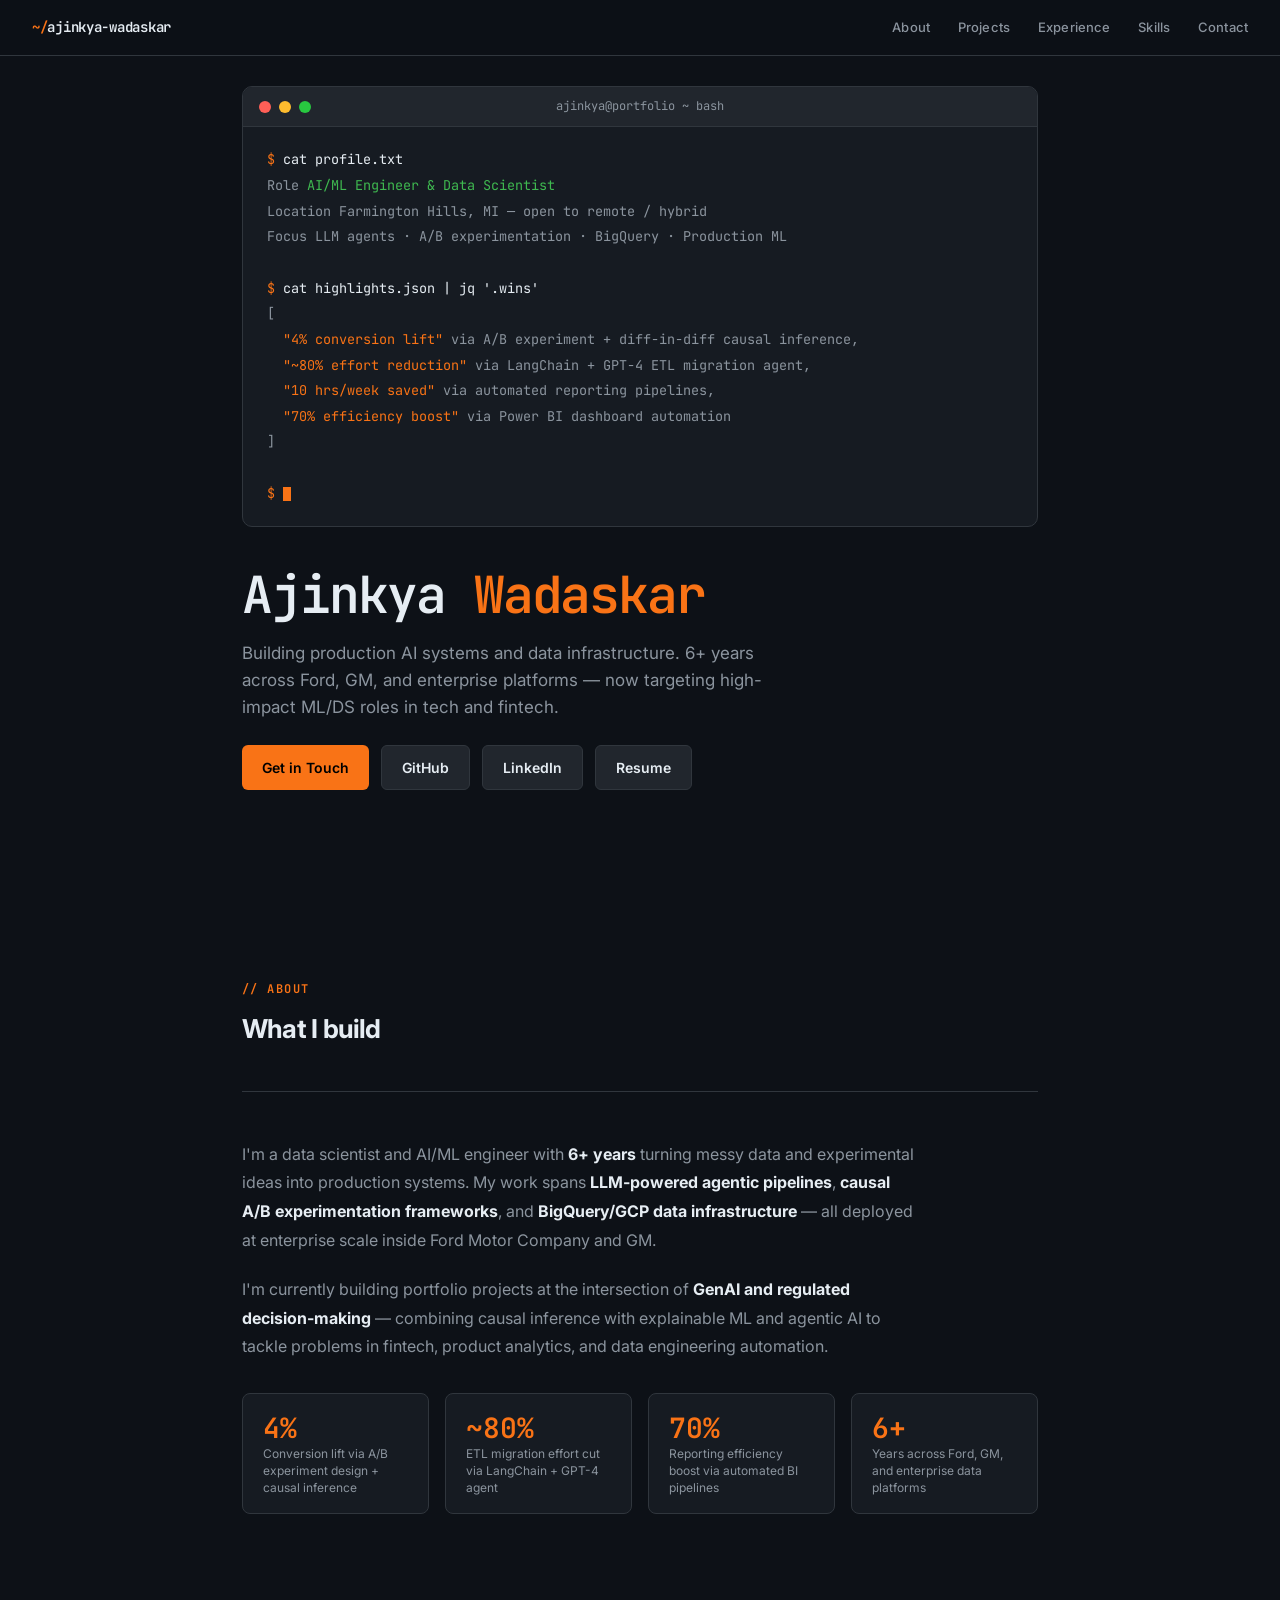
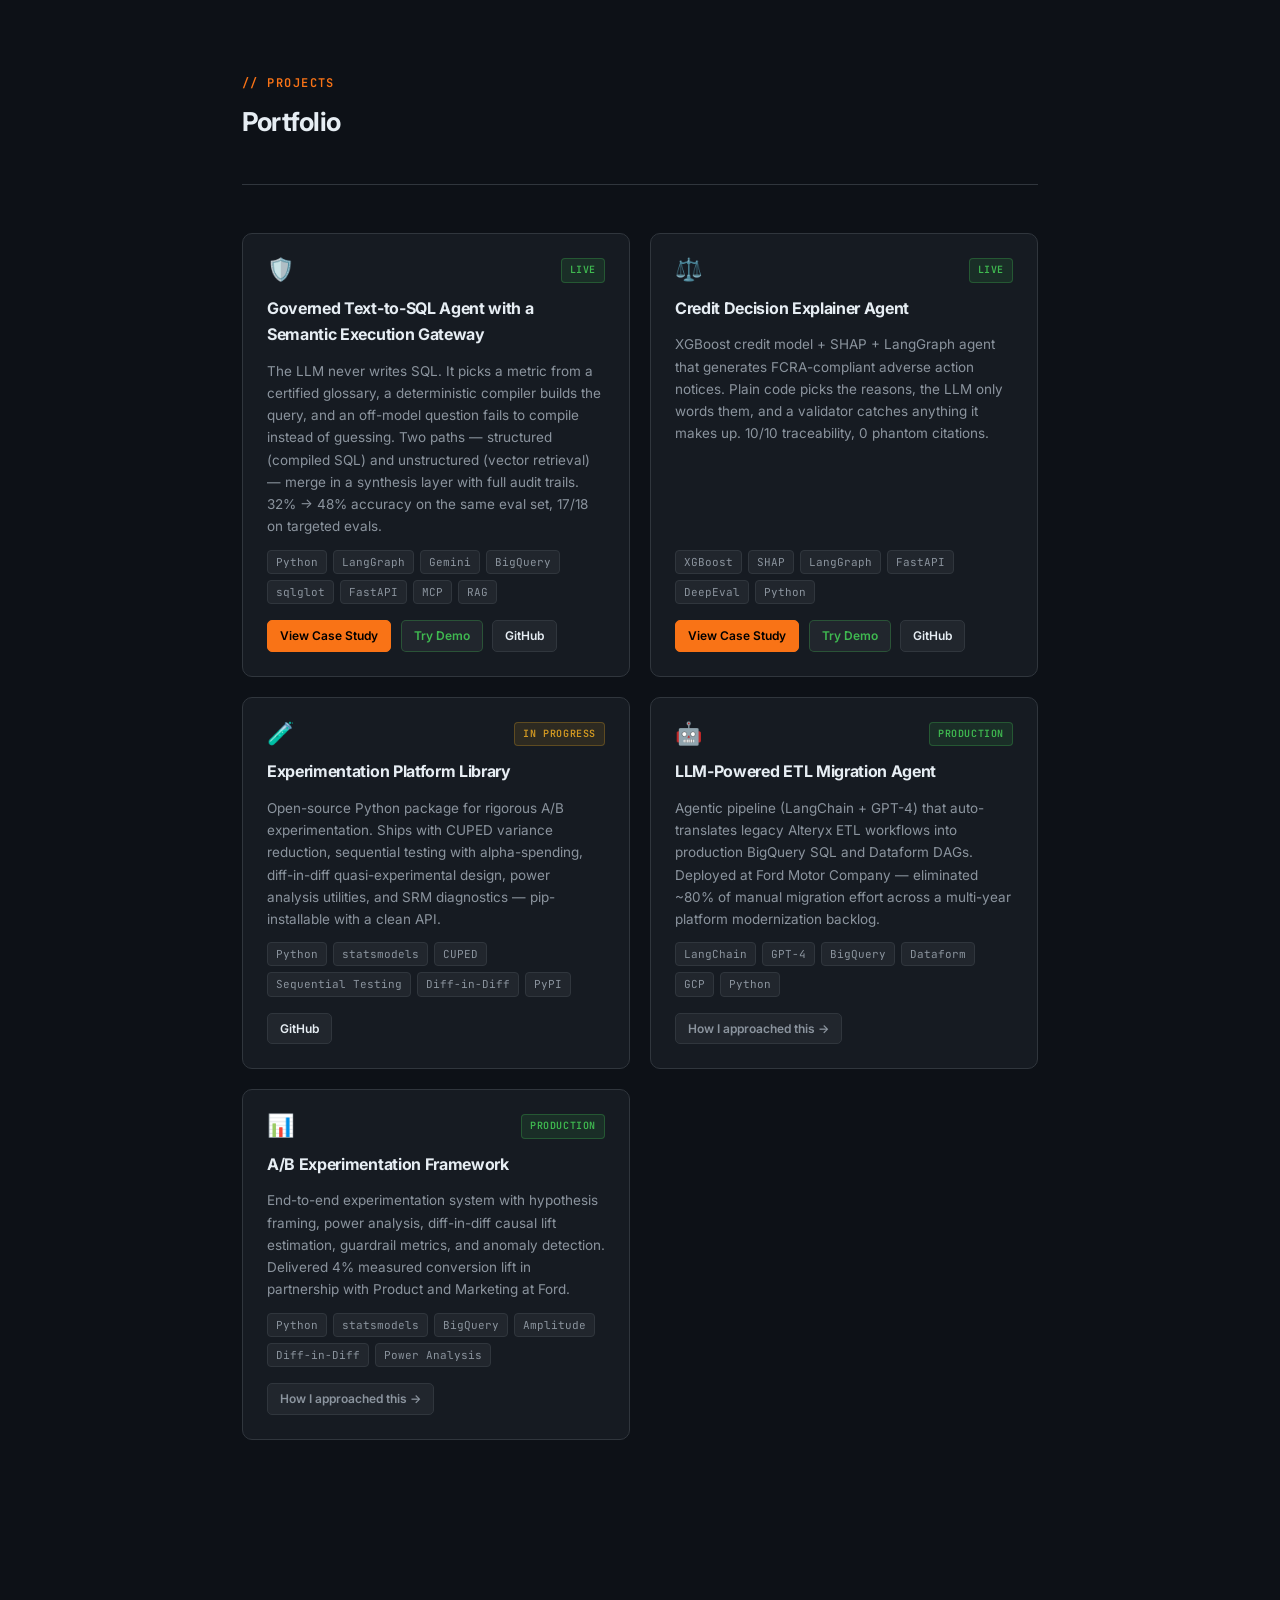
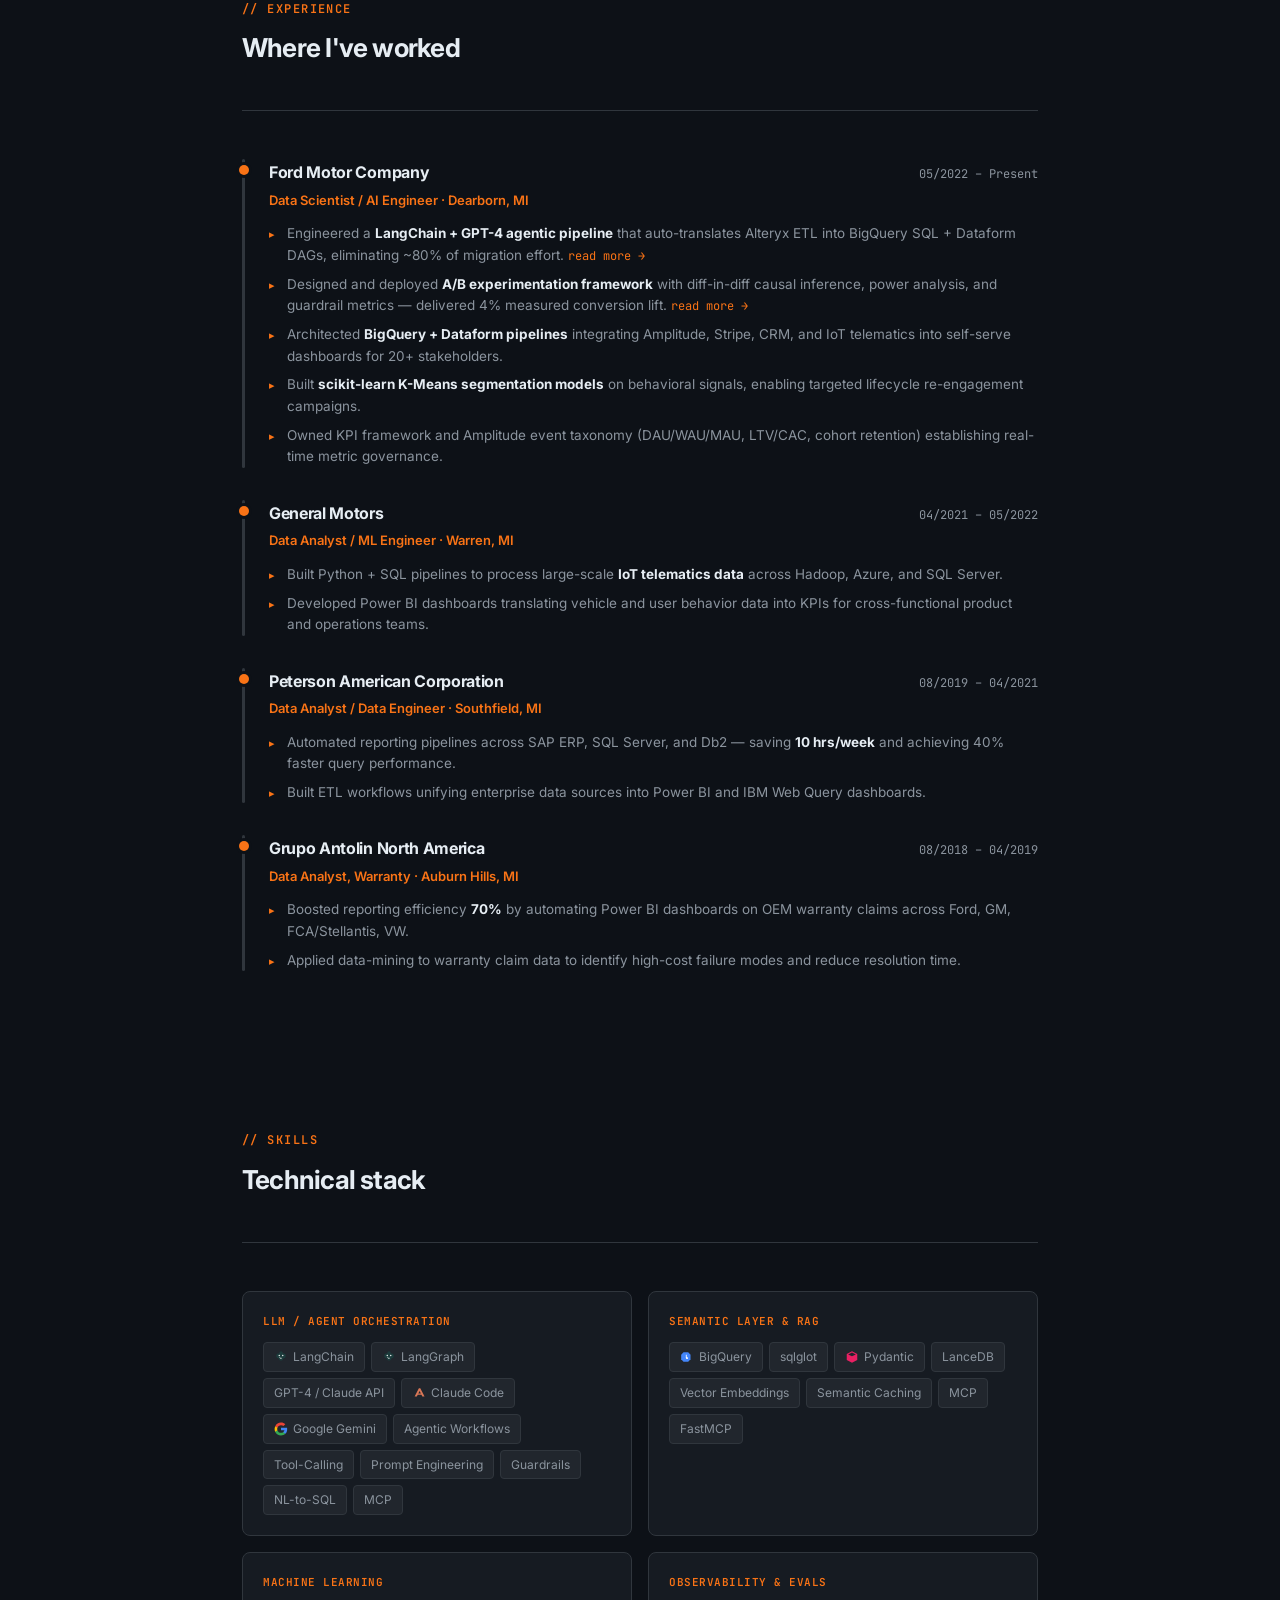
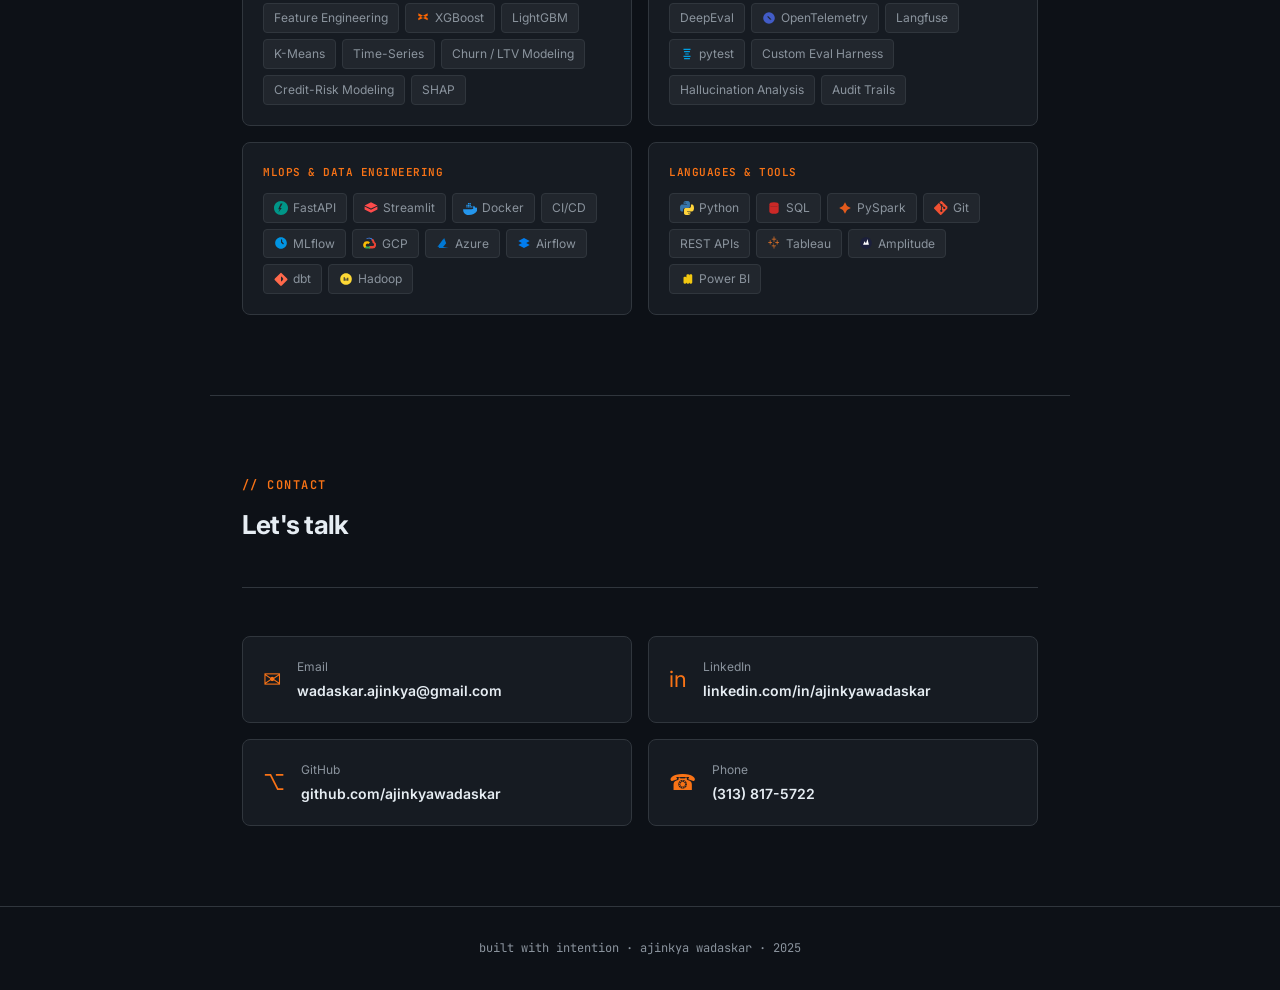
<file: index.html>
<!DOCTYPE html>
<html lang="en">
<head>
  <meta charset="UTF-8">
  <meta name="viewport" content="width=device-width, initial-scale=1.0">
  <title>Ajinkya Wadaskar — AI/ML Engineer & Data Scientist</title>
  <link rel="preconnect" href="https://fonts.googleapis.com">
  <link href="https://fonts.googleapis.com/css2?family=Inter:wght@300;400;500;600;700&family=JetBrains+Mono:wght@400;500;600&display=swap" rel="stylesheet">
  <link rel="stylesheet" href="/styles.css">

  <!-- Open Graph -->
  <meta property="og:title" content="Ajinkya Wadaskar — AI/ML Engineer & Data Scientist">
  <meta property="og:description" content="Production LLM agents, A/B experimentation, and ML systems. Guardrailed NL→SQL agent, credit decision explainer, experimentation framework.">
  <meta property="og:image" content="https://ajinkyawadaskar.github.io/og-preview.png">
  <meta property="og:url" content="https://ajinkyawadaskar.github.io/">
  <meta property="og:type" content="website">
  <meta name="twitter:card" content="summary_large_image">
</head>
<body>

<!-- NAV -->
<nav>
  <div class="nav-brand"><span>~/</span>ajinkya-wadaskar</div>
  <ul class="nav-links">
    <li><a href="#about">About</a></li>
    <li><a href="#projects">Projects</a></li>
    <li><a href="#experience">Experience</a></li>
    <li><a href="#skills">Skills</a></li>
    <li><a href="#contact">Contact</a></li>
  </ul>
</nav>

<!-- HERO -->
<section id="hero">
  <div class="hero-inner">
    <div class="terminal">
      <div class="terminal-bar">
        <div class="dot dot-r"></div>
        <div class="dot dot-y"></div>
        <div class="dot dot-g"></div>
        <div class="terminal-title">ajinkya@portfolio ~ bash</div>
      </div>
      <div class="terminal-body">
        <span class="t-line"><span class="t-prompt">$ </span><span class="t-cmd">cat profile.txt</span></span>
        <span class="t-line t-out">Role       <em>AI/ML Engineer & Data Scientist</em></span>
        <span class="t-line t-out">Location   Farmington Hills, MI — open to remote / hybrid</span>
        <span class="t-line t-out">Focus      LLM agents · A/B experimentation · BigQuery · Production ML</span>
        <span class="t-line">&nbsp;</span>
        <span class="t-line"><span class="t-prompt">$ </span><span class="t-cmd">cat highlights.json | jq '.wins'</span></span>
        <span class="t-line t-out">[</span>
        <span class="t-line t-out">&nbsp;&nbsp;<span class="hi">"4% conversion lift"</span>   via A/B experiment + diff-in-diff causal inference,</span>
        <span class="t-line t-out">&nbsp;&nbsp;<span class="hi">"~80% effort reduction"</span> via LangChain + GPT-4 ETL migration agent,</span>
        <span class="t-line t-out">&nbsp;&nbsp;<span class="hi">"10 hrs/week saved"</span>    via automated reporting pipelines,</span>
        <span class="t-line t-out">&nbsp;&nbsp;<span class="hi">"70% efficiency boost"</span> via Power BI dashboard automation</span>
        <span class="t-line t-out">]</span>
        <span class="t-line">&nbsp;</span>
        <span class="t-line"><span class="t-prompt">$ </span><span class="cursor"></span></span>
      </div>
    </div>

    <div class="hero-sub">
      <h1 class="hero-name">Ajinkya <span>Wadaskar</span></h1>
      <p class="hero-tagline">
        Building production AI systems and data infrastructure. 6+ years across Ford, GM, and enterprise platforms — now targeting high-impact ML/DS roles in tech and fintech.
      </p>
      <div class="hero-ctas">
        <a href="mailto:wadaskar.ajinkya@gmail.com" class="btn btn-primary">Get in Touch</a>
        <a href="https://github.com/ajinkyawadaskar" target="_blank" rel="noopener" class="btn btn-secondary">GitHub</a>
        <a href="https://linkedin.com/in/ajinkyawadaskar" target="_blank" rel="noopener" class="btn btn-secondary">LinkedIn</a>
        <a href="Ajinkya_Wadaskar_Resume.pdf" class="btn btn-secondary">Resume</a>
      </div>
    </div>
  </div>
</section>

<!-- ABOUT -->
<section id="about">
  <div class="section-label">// about</div>
  <h2 class="section-title">What I build</h2>
  <hr class="divider">

  <p>
    I'm a data scientist and AI/ML engineer with <strong>6+ years</strong> turning messy data and experimental ideas into production systems. My work spans <strong>LLM-powered agentic pipelines</strong>, <strong>causal A/B experimentation frameworks</strong>, and <strong>BigQuery/GCP data infrastructure</strong> — all deployed at enterprise scale inside Ford Motor Company and GM.
  </p>
  <p>
    I'm currently building portfolio projects at the intersection of <strong>GenAI and regulated decision-making</strong> — combining causal inference with explainable ML and agentic AI to tackle problems in fintech, product analytics, and data engineering automation.
  </p>

  <div class="metrics-row">
    <div class="metric-card">
      <div class="metric-num">4%</div>
      <div class="metric-desc">Conversion lift via A/B experiment design + causal inference</div>
    </div>
    <div class="metric-card">
      <div class="metric-num">~80%</div>
      <div class="metric-desc">ETL migration effort cut via LangChain + GPT-4 agent</div>
    </div>
    <div class="metric-card">
      <div class="metric-num">70%</div>
      <div class="metric-desc">Reporting efficiency boost via automated BI pipelines</div>
    </div>
    <div class="metric-card">
      <div class="metric-num">6+</div>
      <div class="metric-desc">Years across Ford, GM, and enterprise data platforms</div>
    </div>
  </div>
</section>

<!-- PROJECTS -->
<section id="projects">
  <div class="section-label">// projects</div>
  <h2 class="section-title">Portfolio</h2>
  <hr class="divider">

  <div class="projects-grid">

    <!-- FLAGSHIP 1: Guardrailed Natural Language to SQL Agent -->
    <div class="project-card">
      <div class="project-top">
        <div class="project-icon">🛡️</div>
        <span class="badge badge-live">LIVE</span>
      </div>
      <div class="project-name">Governed Text-to-SQL Agent with a Semantic Execution Gateway</div>
      <div class="project-desc">
        The LLM never writes SQL. It picks a metric from a certified glossary, a deterministic compiler builds the query, and an off-model question fails to compile instead of guessing. Two paths — structured (compiled SQL) and unstructured (vector retrieval) — merge in a synthesis layer with full audit trails. 32% → 48% accuracy on the same eval set, 17/18 on targeted evals.
      </div>
      <div class="tech-chips">
        <span class="chip">Python</span>
        <span class="chip">LangGraph</span>
        <span class="chip">Gemini</span>
        <span class="chip">BigQuery</span>
        <span class="chip">sqlglot</span>
        <span class="chip">FastAPI</span>
        <span class="chip">MCP</span>
        <span class="chip">RAG</span>
      </div>
      <div class="project-links">
        <a href="/projects/data-analyst-agent.html" class="link-btn primary">View Case Study</a>
        <a href="https://streamlit-ui-production-bdba.up.railway.app" target="_blank" rel="noopener" class="link-btn demo">Try Demo</a>
        <a href="https://github.com/ajinkyawadaskar/data-analyst-agent" target="_blank" rel="noopener" class="link-btn gh">GitHub</a>
      </div>
    </div>

    <!-- FLAGSHIP 2: Credit Decision Explainer -->
    <div class="project-card">
      <div class="project-top">
        <div class="project-icon">⚖️</div>
        <span class="badge badge-live">LIVE</span>
      </div>
      <div class="project-name">Credit Decision Explainer Agent</div>
      <div class="project-desc">
        XGBoost credit model + SHAP + LangGraph agent that generates FCRA-compliant adverse action notices. Plain code picks the reasons, the LLM only words them, and a validator catches anything it makes up. 10/10 traceability, 0 phantom citations.
      </div>
      <div class="tech-chips">
        <span class="chip">XGBoost</span>
        <span class="chip">SHAP</span>
        <span class="chip">LangGraph</span>
        <span class="chip">FastAPI</span>
        <span class="chip">DeepEval</span>
        <span class="chip">Python</span>
      </div>
      <div class="project-links">
        <a href="/projects/credit-decision-explainer.html" class="link-btn primary">View Case Study</a>
        <a href="[STREAMLIT_URL_CREDIT]" target="_blank" rel="noopener" class="link-btn demo">Try Demo</a>
        <a href="https://github.com/ajinkyawadaskar/credit-decision-explainer" target="_blank" rel="noopener" class="link-btn gh">GitHub</a>
      </div>
    </div>

    <!-- Experimentation Platform -->
    <div class="project-card">
      <div class="project-top">
        <div class="project-icon">🧪</div>
        <span class="badge badge-wip">IN PROGRESS</span>
      </div>
      <div class="project-name">Experimentation Platform Library</div>
      <div class="project-desc">
        Open-source Python package for rigorous A/B experimentation. Ships with CUPED variance reduction, sequential testing with alpha-spending, diff-in-diff quasi-experimental design, power analysis utilities, and SRM diagnostics — pip-installable with a clean API.
      </div>
      <div class="tech-chips">
        <span class="chip">Python</span>
        <span class="chip">statsmodels</span>
        <span class="chip">CUPED</span>
        <span class="chip">Sequential Testing</span>
        <span class="chip">Diff-in-Diff</span>
        <span class="chip">PyPI</span>
      </div>
      <div class="project-links">
        <a href="https://github.com/ajinkyawadaskar/experimentation-platform" target="_blank" rel="noopener" class="link-btn gh">GitHub</a>
      </div>
    </div>

    <!-- ETL Migration Agent -->
    <div class="project-card">
      <div class="project-top">
        <div class="project-icon">🤖</div>
        <span class="badge badge-prod">PRODUCTION</span>
      </div>
      <div class="project-name">LLM-Powered ETL Migration Agent</div>
      <div class="project-desc">
        Agentic pipeline (LangChain + GPT-4) that auto-translates legacy Alteryx ETL workflows into production BigQuery SQL and Dataform DAGs. Deployed at Ford Motor Company — eliminated ~80% of manual migration effort across a multi-year platform modernization backlog.
      </div>
      <div class="tech-chips">
        <span class="chip">LangChain</span>
        <span class="chip">GPT-4</span>
        <span class="chip">BigQuery</span>
        <span class="chip">Dataform</span>
        <span class="chip">GCP</span>
        <span class="chip">Python</span>
      </div>
      <div class="project-links">
        <a href="/experience/etl-migration-agent.html" class="link-btn">How I approached this →</a>
      </div>
    </div>

    <!-- A/B Framework -->
    <div class="project-card">
      <div class="project-top">
        <div class="project-icon">📊</div>
        <span class="badge badge-prod">PRODUCTION</span>
      </div>
      <div class="project-name">A/B Experimentation Framework</div>
      <div class="project-desc">
        End-to-end experimentation system with hypothesis framing, power analysis, diff-in-diff causal lift estimation, guardrail metrics, and anomaly detection. Delivered 4% measured conversion lift in partnership with Product and Marketing at Ford.
      </div>
      <div class="tech-chips">
        <span class="chip">Python</span>
        <span class="chip">statsmodels</span>
        <span class="chip">BigQuery</span>
        <span class="chip">Amplitude</span>
        <span class="chip">Diff-in-Diff</span>
        <span class="chip">Power Analysis</span>
      </div>
      <div class="project-links">
        <a href="/experience/ab-experimentation.html" class="link-btn">How I approached this →</a>
      </div>
    </div>

  </div>
</section>

<!-- EXPERIENCE -->
<section id="experience">
  <div class="section-label">// experience</div>
  <h2 class="section-title">Where I've worked</h2>
  <hr class="divider">

  <div class="exp-list">

    <div class="exp-item">
      <div class="exp-line"></div>
      <div class="exp-content">
        <div class="exp-header">
          <span class="exp-company">Ford Motor Company</span>
          <span class="exp-period">05/2022 – Present</span>
        </div>
        <div class="exp-role">Data Scientist / AI Engineer · Dearborn, MI</div>
        <ul class="exp-bullets">
          <li>Engineered a <strong>LangChain + GPT-4 agentic pipeline</strong> that auto-translates Alteryx ETL into BigQuery SQL + Dataform DAGs, eliminating ~80% of migration effort. <a href="/experience/etl-migration-agent.html" class="read-more">read more →</a></li>
          <li>Designed and deployed <strong>A/B experimentation framework</strong> with diff-in-diff causal inference, power analysis, and guardrail metrics — delivered 4% measured conversion lift. <a href="/experience/ab-experimentation.html" class="read-more">read more →</a></li>
          <li>Architected <strong>BigQuery + Dataform pipelines</strong> integrating Amplitude, Stripe, CRM, and IoT telematics into self-serve dashboards for 20+ stakeholders.</li>
          <li>Built <strong>scikit-learn K-Means segmentation models</strong> on behavioral signals, enabling targeted lifecycle re-engagement campaigns.</li>
          <li>Owned KPI framework and Amplitude event taxonomy (DAU/WAU/MAU, LTV/CAC, cohort retention) establishing real-time metric governance.</li>
        </ul>
      </div>
    </div>

    <div class="exp-item">
      <div class="exp-line"></div>
      <div class="exp-content">
        <div class="exp-header">
          <span class="exp-company">General Motors</span>
          <span class="exp-period">04/2021 – 05/2022</span>
        </div>
        <div class="exp-role">Data Analyst / ML Engineer · Warren, MI</div>
        <ul class="exp-bullets">
          <li>Built Python + SQL pipelines to process large-scale <strong>IoT telematics data</strong> across Hadoop, Azure, and SQL Server.</li>
          <li>Developed Power BI dashboards translating vehicle and user behavior data into KPIs for cross-functional product and operations teams.</li>
        </ul>
      </div>
    </div>

    <div class="exp-item">
      <div class="exp-line"></div>
      <div class="exp-content">
        <div class="exp-header">
          <span class="exp-company">Peterson American Corporation</span>
          <span class="exp-period">08/2019 – 04/2021</span>
        </div>
        <div class="exp-role">Data Analyst / Data Engineer · Southfield, MI</div>
        <ul class="exp-bullets">
          <li>Automated reporting pipelines across SAP ERP, SQL Server, and Db2 — saving <strong>10 hrs/week</strong> and achieving 40% faster query performance.</li>
          <li>Built ETL workflows unifying enterprise data sources into Power BI and IBM Web Query dashboards.</li>
        </ul>
      </div>
    </div>

    <div class="exp-item">
      <div class="exp-line"></div>
      <div class="exp-content">
        <div class="exp-header">
          <span class="exp-company">Grupo Antolin North America</span>
          <span class="exp-period">08/2018 – 04/2019</span>
        </div>
        <div class="exp-role">Data Analyst, Warranty · Auburn Hills, MI</div>
        <ul class="exp-bullets">
          <li>Boosted reporting efficiency <strong>70%</strong> by automating Power BI dashboards on OEM warranty claims across Ford, GM, FCA/Stellantis, VW.</li>
          <li>Applied data-mining to warranty claim data to identify high-cost failure modes and reduce resolution time.</li>
        </ul>
      </div>
    </div>

  </div>
</section>

<!-- SVG SPRITE SHEET -->
<svg xmlns="http://www.w3.org/2000/svg" style="display:none">
  <!-- Python -->
  <symbol id="icon-python" viewBox="0 0 24 24"><path fill="#3776AB" d="M11.9 0C5.8 0 6.2 2.6 6.2 2.6l.007 2.7h5.8v.8H3.8S0 5.6 0 11.9s3.3 6.1 3.3 6.1h2V15.2s-.1-3.3 3.2-3.3h5.5s3.1.05 3.1-3V3.6S17.6 0 11.9 0zM8.6 2.1a1 1 0 110 2 1 1 0 010-2z"/><path fill="#FFD43B" d="M12.1 24c6.1 0 5.7-2.6 5.7-2.6l-.007-2.7h-5.8v-.8h8.2S24 18.4 24 12.1s-3.3-6.1-3.3-6.1h-2v2.8s.1 3.3-3.2 3.3H10s-3.1-.05-3.1 3v5.3S6.4 24 12.1 24zm3.3-2.1a1 1 0 110-2 1 1 0 010 2z"/></symbol>
  <!-- Docker -->
  <symbol id="icon-docker" viewBox="0 0 24 24"><path fill="#2496ED" d="M13.98 11.08h2.12V8.94h-2.12v2.14zm-2.74 0h2.12V8.94H11.24v2.14zm-2.74 0h2.12V8.94H8.5v2.14zm-2.74 0h2.12V8.94H5.76v2.14zm5.48-2.68h2.12V6.26h-2.12V8.4zm-2.74 0h2.12V6.26H8.5V8.4zm-2.74 0h2.12V6.26H5.76V8.4zm5.48-2.68h2.12V3.58h-2.12v2.14zm-2.74 0h2.12V3.58H8.5v2.14zM24 11.74s-1.57-.72-3.27-.38c-.33-2.11-2.25-3.14-2.25-3.14s-2.1 2.72-.84 5.12c-.69.31-1.88.74-3.52.74H.34c-.33 1.95.04 4.57 1.52 6.46C3.55 22.65 6.11 24 9.84 24c7.6 0 13.22-3.5 15.84-9.97.93.05 2.94.07 3.97-1.96 0 0-2.57-1.2-5.65-.33z"/></symbol>
  <!-- Git -->
  <symbol id="icon-git" viewBox="0 0 24 24"><path fill="#F05032" d="M23.55 10.4L13.6.45a1.53 1.53 0 00-2.17 0L9.36 2.53l2.74 2.74a1.82 1.82 0 012.3 2.32l2.64 2.64a1.82 1.82 0 11-1.09 1.03l-2.46-2.46v6.47a1.82 1.82 0 11-1.5-.08V8.55a1.82 1.82 0 01-.99-2.39L8.28 3.44.45 11.27a1.53 1.53 0 000 2.17l9.95 9.95a1.53 1.53 0 002.17 0l9.95-9.95a1.53 1.53 0 00.03-2.04z"/></symbol>
  <!-- GCP / Google Cloud -->
  <symbol id="icon-gcp" viewBox="0 0 24 24"><path fill="#4285F4" d="M15.55 8.87l1.76-1.76.12-.74A8.8 8.8 0 005.07 5.1a1 1 0 01.66-.06l3.52-.58s.18-.3.27-.28a5.28 5.28 0 016.03 4.69z"/><path fill="#EA4335" d="M19.63 9.07a8.84 8.84 0 00-2.67-4.31l-2.47 2.47a5.27 5.27 0 011.94 4.18v.53a2.64 2.64 0 010 5.28h-5.28l-.53.53v3.17l.53.53h5.28a6.16 6.16 0 003.2-11.38z"/><path fill="#34A853" d="M6.87 21.45h5.28v-3.52H6.87a2.63 2.63 0 01-1.1-.24l-.74.23-1.77 1.77-.19.72a6.12 6.12 0 003.8 1.04z"/><path fill="#FBBC05" d="M6.87 9.13A6.16 6.16 0 003.07 20.4l2.7-2.7a2.64 2.64 0 013.46-3.99l2.7-2.7a6.14 6.14 0 00-5.06-1.88z"/></symbol>
  <!-- Azure -->
  <symbol id="icon-azure" viewBox="0 0 24 24"><path fill="#0078D4" d="M13.05 4.24L7.26 18.07l-4.87.83L13.05 4.24zm.95-.73l3.44 8.99-5.31 6.27 9.48 1.73H4.43L14 3.51z"/></symbol>
  <!-- FastAPI -->
  <symbol id="icon-fastapi" viewBox="0 0 24 24"><path fill="#009688" d="M12 0C5.37 0 0 5.37 0 12s5.37 12 12 12 12-5.37 12-12S18.63 0 12 0zm-.53 4.36h3.23l-4.2 7.48h2.83l-5.86 7.8 2.28-5.46H7.17l4.3-9.82z"/></symbol>
  <!-- Airflow -->
  <symbol id="icon-airflow" viewBox="0 0 24 24"><path fill="#017CEE" d="M12 3.28L2.26 8.64 12 14l9.74-5.36L12 3.28zM2.26 15.36L12 20.72l9.74-5.36L12 10l-9.74 5.36z"/></symbol>
  <!-- Streamlit -->
  <symbol id="icon-streamlit" viewBox="0 0 24 24"><path fill="#FF4B4B" d="M12 2L1 7.5 12 13l11-5.5L12 2zm0 13L1 9.5v5L12 20l11-5.5v-5L12 15z"/></symbol>
  <!-- Tableau -->
  <symbol id="icon-tableau" viewBox="0 0 24 24"><path fill="#E97627" d="M12.6 1v3.8h3.2V6H12.6v3.8h-1.2V6H8.2V4.8h3.2V1h1.2zM6 7.4v3h2.6v1H6v3H4.8v-3H2.2v-1h2.6v-3H6zm12 0v3h2.6v1H18v3h-1.2v-3h-2.6v-1h2.6v-3H18zm-6 5.2v3.8h3.2v1.2H12.6v3.8h-1.2v-3.8H8.2v-1.2h3.2v-3.8h1.2z"/></symbol>
  <!-- Power BI -->
  <symbol id="icon-powerbi" viewBox="0 0 24 24"><path fill="#F2C811" d="M14 4a2 2 0 012 2v12a2 2 0 01-2 2h-1a2 2 0 01-2-2V6a2 2 0 012-2h1zm-5 4a2 2 0 012 2v8a2 2 0 01-2 2H8a2 2 0 01-2-2v-8a2 2 0 012-2h1zm10-4a2 2 0 012 2v12a2 2 0 01-2 2h-1a2 2 0 01-2-2V6a2 2 0 012-2h1z"/></symbol>
  <!-- OpenTelemetry -->
  <symbol id="icon-otel" viewBox="0 0 24 24"><path fill="#425CC7" d="M12 2a10 10 0 100 20 10 10 0 000-20zm3.5 14.5l-7-7 1.4-1.4 7 7-1.4 1.4z"/><circle fill="#425CC7" cx="8" cy="8" r="2"/><circle fill="#425CC7" cx="16" cy="16" r="2"/></symbol>
  <!-- LangChain -->
  <symbol id="icon-langchain" viewBox="0 0 24 24"><path fill="#1C3C3C" d="M12 2a3 3 0 00-3 3v1H7a3 3 0 00-3 3v2a3 3 0 003 3h1v1a3 3 0 003 3h2a3 3 0 003-3v-1h1a3 3 0 003-3V9a3 3 0 00-3-3h-2V5a3 3 0 00-3-3z"/><circle fill="#fff" cx="9" cy="9.5" r="1.2"/><circle fill="#fff" cx="15" cy="9.5" r="1.2"/><path fill="none" stroke="#fff" stroke-width="1.5" d="M9.5 13c.8 1 2.2 1.5 3.5 1.2"/></symbol>
  <!-- Google / Gemini -->
  <symbol id="icon-google" viewBox="0 0 24 24"><path fill="#4285F4" d="M22.56 12.25c0-.78-.07-1.53-.2-2.25H12v4.26h5.92a5.06 5.06 0 01-2.2 3.32v2.77h3.57c2.08-1.92 3.28-4.74 3.28-8.1z"/><path fill="#34A853" d="M12 23c2.97 0 5.46-.98 7.28-2.66l-3.57-2.77c-.98.66-2.23 1.06-3.71 1.06-2.86 0-5.29-1.93-6.16-4.53H2.18v2.84C3.99 20.53 7.7 23 12 23z"/><path fill="#FBBC05" d="M5.84 14.09a6.87 6.87 0 010-4.17V7.08H2.18a11.5 11.5 0 000 9.84l3.66-2.84z"/><path fill="#EA4335" d="M12 5.38c1.62 0 3.06.56 4.21 1.64l3.15-3.15C17.45 2.09 14.97 1 12 1 7.7 1 3.99 3.47 2.18 7.08l3.66 2.84c.87-2.6 3.3-4.54 6.16-4.54z"/></symbol>
  <!-- Anthropic / Claude -->
  <symbol id="icon-claude" viewBox="0 0 24 24"><path fill="#D97757" d="M14.2 3.8L21.5 18h-3.8l-1.5-3H9.8l-1.5 3H4.5L11.8 3.8h2.4zM13 8.5L10.8 13h4.4L13 8.5z"/></symbol>
  <!-- Pydantic -->
  <symbol id="icon-pydantic" viewBox="0 0 24 24"><path fill="#E92063" d="M12 2L3 7v10l9 5 9-5V7l-9-5zm0 2.3L18.6 7.5 12 10.7 5.4 7.5 12 4.3z"/></symbol>
  <!-- pytest -->
  <symbol id="icon-pytest" viewBox="0 0 24 24"><path fill="#009FE3" d="M6 3h12v2H6V3zm1 4h10v2H7V7zm2 4h6v2H9v-2zm-3 4h12v2H6v-2zm1 4h10v2H7v-2z"/></symbol>
  <!-- MLflow -->
  <symbol id="icon-mlflow" viewBox="0 0 24 24"><path fill="#0194E2" d="M12 2C6.48 2 2 6.48 2 12s4.48 10 10 10 10-4.48 10-10S17.52 2 12 2zm0 3c1.1 0 2 .9 2 2v3l3 3-1.4 1.4L12 11V7c0-1.1.9-2 2-2h-4z"/></symbol>
  <!-- SQL -->
  <symbol id="icon-sql" viewBox="0 0 24 24"><ellipse fill="#CC2927" cx="12" cy="6" rx="8" ry="4"/><path fill="#CC2927" d="M4 6v12c0 2.2 3.6 4 8 4s8-1.8 8-4V6c0 2.2-3.6 4-8 4S4 8.2 4 6z"/></symbol>
  <!-- BigQuery -->
  <symbol id="icon-bigquery" viewBox="0 0 24 24"><path fill="#4386FA" d="M6 4l-4 4v8l4 4h8l4-4V8l-4-4H6z"/><path fill="#fff" d="M10 8v5.5l3 1.5v-2l-1.5-.7V8H10z"/><circle fill="#fff" cx="12" cy="14" r="1.5"/></symbol>
  <!-- XGBoost -->
  <symbol id="icon-xgboost" viewBox="0 0 24 24"><path fill="#FF6600" d="M4 4l8 4-8 4V4zm16 0l-8 4 8 4V4zM4 16l8-4-8-4v8zm16 0l-8-4 8-4v8z"/></symbol>
  <!-- scikit-learn -->
  <symbol id="icon-sklearn" viewBox="0 0 24 24"><path fill="#F89939" d="M12 2C6.48 2 2 6.48 2 12s4.48 10 10 10 10-4.48 10-10S17.52 2 12 2z"/><path fill="#fff" d="M8 10h2v6H8v-6zm3-2h2v8h-2V8zm3 4h2v4h-2v-4z"/></symbol>
  <!-- dbt -->
  <symbol id="icon-dbt" viewBox="0 0 24 24"><path fill="#FF694B" d="M12.7 1.6l9.7 9.7a2 2 0 010 2.8l-9 9a2 2 0 01-2.8 0l-9-9a2 2 0 010-2.8l9.7-9.7a1 1 0 011.4 0zM12 8v8h1.5l2.5-4-2.5-4H12z"/></symbol>
  <!-- Amplitude -->
  <symbol id="icon-amplitude" viewBox="0 0 24 24"><path fill="#1B1F3B" d="M12 2C6.48 2 2 6.48 2 12s4.48 10 10 10 10-4.48 10-10S17.52 2 12 2z"/><path fill="#fff" d="M7 15l2.5-6L12 13l2.5-8L17 15"/></symbol>
  <!-- PySpark -->
  <symbol id="icon-spark" viewBox="0 0 24 24"><path fill="#E25A1C" d="M12 2l3.5 6.5L22 12l-6.5 3.5L12 22l-3.5-6.5L2 12l6.5-3.5L12 2z"/></symbol>
  <!-- Hadoop -->
  <symbol id="icon-hadoop" viewBox="0 0 24 24"><path fill="#FDD835" d="M12 2C6.48 2 2 6.48 2 12s4.48 10 10 10 10-4.48 10-10S17.52 2 12 2z"/><path fill="#333" d="M8 9h2v6H8V9zm3 2h2v4h-2v-4zm3-1h2v5h-2v-5z"/></symbol>
</svg>

<!-- SKILLS -->
<section id="skills">
  <div class="section-label">// skills</div>
  <h2 class="section-title">Technical stack</h2>
  <hr class="divider">

  <div class="skills-grid">

    <div class="skill-group">
      <div class="skill-label">LLM / Agent Orchestration</div>
      <div class="skill-chips">
        <span class="skill-chip"><svg class="skill-icon" width="14" height="14"><use href="#icon-langchain"/></svg>LangChain</span>
        <span class="skill-chip"><svg class="skill-icon" width="14" height="14"><use href="#icon-langchain"/></svg>LangGraph</span>
        <span class="skill-chip">GPT-4 / Claude API</span>
        <span class="skill-chip"><svg class="skill-icon" width="14" height="14"><use href="#icon-claude"/></svg>Claude Code</span>
        <span class="skill-chip"><svg class="skill-icon" width="14" height="14"><use href="#icon-google"/></svg>Google Gemini</span>
        <span class="skill-chip">Agentic Workflows</span>
        <span class="skill-chip">Tool-Calling</span>
        <span class="skill-chip">Prompt Engineering</span>
        <span class="skill-chip">Guardrails</span>
        <span class="skill-chip">NL-to-SQL</span>
        <span class="skill-chip">MCP</span>
      </div>
    </div>

    <div class="skill-group">
      <div class="skill-label">Semantic Layer & RAG</div>
      <div class="skill-chips">
        <span class="skill-chip"><svg class="skill-icon" width="14" height="14"><use href="#icon-bigquery"/></svg>BigQuery</span>
        <span class="skill-chip">sqlglot</span>
        <span class="skill-chip"><svg class="skill-icon" width="14" height="14"><use href="#icon-pydantic"/></svg>Pydantic</span>
        <span class="skill-chip">LanceDB</span>
        <span class="skill-chip">Vector Embeddings</span>
        <span class="skill-chip">Semantic Caching</span>
        <span class="skill-chip">MCP</span>
        <span class="skill-chip">FastMCP</span>
      </div>
    </div>

    <div class="skill-group">
      <div class="skill-label">Machine Learning</div>
      <div class="skill-chips">
        <span class="skill-chip">Feature Engineering</span>
        <span class="skill-chip"><svg class="skill-icon" width="14" height="14"><use href="#icon-xgboost"/></svg>XGBoost</span>
        <span class="skill-chip">LightGBM</span>
        <span class="skill-chip">K-Means</span>
        <span class="skill-chip">Time-Series</span>
        <span class="skill-chip">Churn / LTV Modeling</span>
        <span class="skill-chip">Credit-Risk Modeling</span>
        <span class="skill-chip">SHAP</span>
      </div>
    </div>

    <div class="skill-group">
      <div class="skill-label">Observability & Evals</div>
      <div class="skill-chips">
        <span class="skill-chip">DeepEval</span>
        <span class="skill-chip"><svg class="skill-icon" width="14" height="14"><use href="#icon-otel"/></svg>OpenTelemetry</span>
        <span class="skill-chip">Langfuse</span>
        <span class="skill-chip"><svg class="skill-icon" width="14" height="14"><use href="#icon-pytest"/></svg>pytest</span>
        <span class="skill-chip">Custom Eval Harness</span>
        <span class="skill-chip">Hallucination Analysis</span>
        <span class="skill-chip">Audit Trails</span>
      </div>
    </div>

    <div class="skill-group">
      <div class="skill-label">MLOps & Data Engineering</div>
      <div class="skill-chips">
        <span class="skill-chip"><svg class="skill-icon" width="14" height="14"><use href="#icon-fastapi"/></svg>FastAPI</span>
        <span class="skill-chip"><svg class="skill-icon" width="14" height="14"><use href="#icon-streamlit"/></svg>Streamlit</span>
        <span class="skill-chip"><svg class="skill-icon" width="14" height="14"><use href="#icon-docker"/></svg>Docker</span>
        <span class="skill-chip">CI/CD</span>
        <span class="skill-chip"><svg class="skill-icon" width="14" height="14"><use href="#icon-mlflow"/></svg>MLflow</span>
        <span class="skill-chip"><svg class="skill-icon" width="14" height="14"><use href="#icon-gcp"/></svg>GCP</span>
        <span class="skill-chip"><svg class="skill-icon" width="14" height="14"><use href="#icon-azure"/></svg>Azure</span>
        <span class="skill-chip"><svg class="skill-icon" width="14" height="14"><use href="#icon-airflow"/></svg>Airflow</span>
        <span class="skill-chip"><svg class="skill-icon" width="14" height="14"><use href="#icon-dbt"/></svg>dbt</span>
        <span class="skill-chip"><svg class="skill-icon" width="14" height="14"><use href="#icon-hadoop"/></svg>Hadoop</span>
      </div>
    </div>

    <div class="skill-group">
      <div class="skill-label">Languages & Tools</div>
      <div class="skill-chips">
        <span class="skill-chip"><svg class="skill-icon" width="14" height="14"><use href="#icon-python"/></svg>Python</span>
        <span class="skill-chip"><svg class="skill-icon" width="14" height="14"><use href="#icon-sql"/></svg>SQL</span>
        <span class="skill-chip"><svg class="skill-icon" width="14" height="14"><use href="#icon-spark"/></svg>PySpark</span>
        <span class="skill-chip"><svg class="skill-icon" width="14" height="14"><use href="#icon-git"/></svg>Git</span>
        <span class="skill-chip">REST APIs</span>
        <span class="skill-chip"><svg class="skill-icon" width="14" height="14"><use href="#icon-tableau"/></svg>Tableau</span>
        <span class="skill-chip"><svg class="skill-icon" width="14" height="14"><use href="#icon-amplitude"/></svg>Amplitude</span>
        <span class="skill-chip"><svg class="skill-icon" width="14" height="14"><use href="#icon-powerbi"/></svg>Power BI</span>
      </div>
    </div>

  </div>
</section>

<!-- CONTACT -->
<section id="contact">
  <div class="section-label">// contact</div>
  <h2 class="section-title">Let's talk</h2>
  <hr class="divider">

  <div class="contact-grid">
    <a href="mailto:wadaskar.ajinkya@gmail.com" class="contact-card">
      <div class="contact-icon">✉</div>
      <div>
        <div class="contact-label">Email</div>
        <div class="contact-value">wadaskar.ajinkya@gmail.com</div>
      </div>
    </a>
    <a href="https://linkedin.com/in/ajinkyawadaskar" target="_blank" rel="noopener" class="contact-card">
      <div class="contact-icon">in</div>
      <div>
        <div class="contact-label">LinkedIn</div>
        <div class="contact-value">linkedin.com/in/ajinkyawadaskar</div>
      </div>
    </a>
    <a href="https://github.com/ajinkyawadaskar" target="_blank" rel="noopener" class="contact-card">
      <div class="contact-icon">⌥</div>
      <div>
        <div class="contact-label">GitHub</div>
        <div class="contact-value">github.com/ajinkyawadaskar</div>
      </div>
    </a>
    <a href="tel:3138175722" class="contact-card">
      <div class="contact-icon">☎</div>
      <div>
        <div class="contact-label">Phone</div>
        <div class="contact-value">(313) 817-5722</div>
      </div>
    </a>
  </div>
</section>

<footer>
  <span>built with intention · ajinkya wadaskar · 2025</span>
</footer>

</body>
</html>
</file>
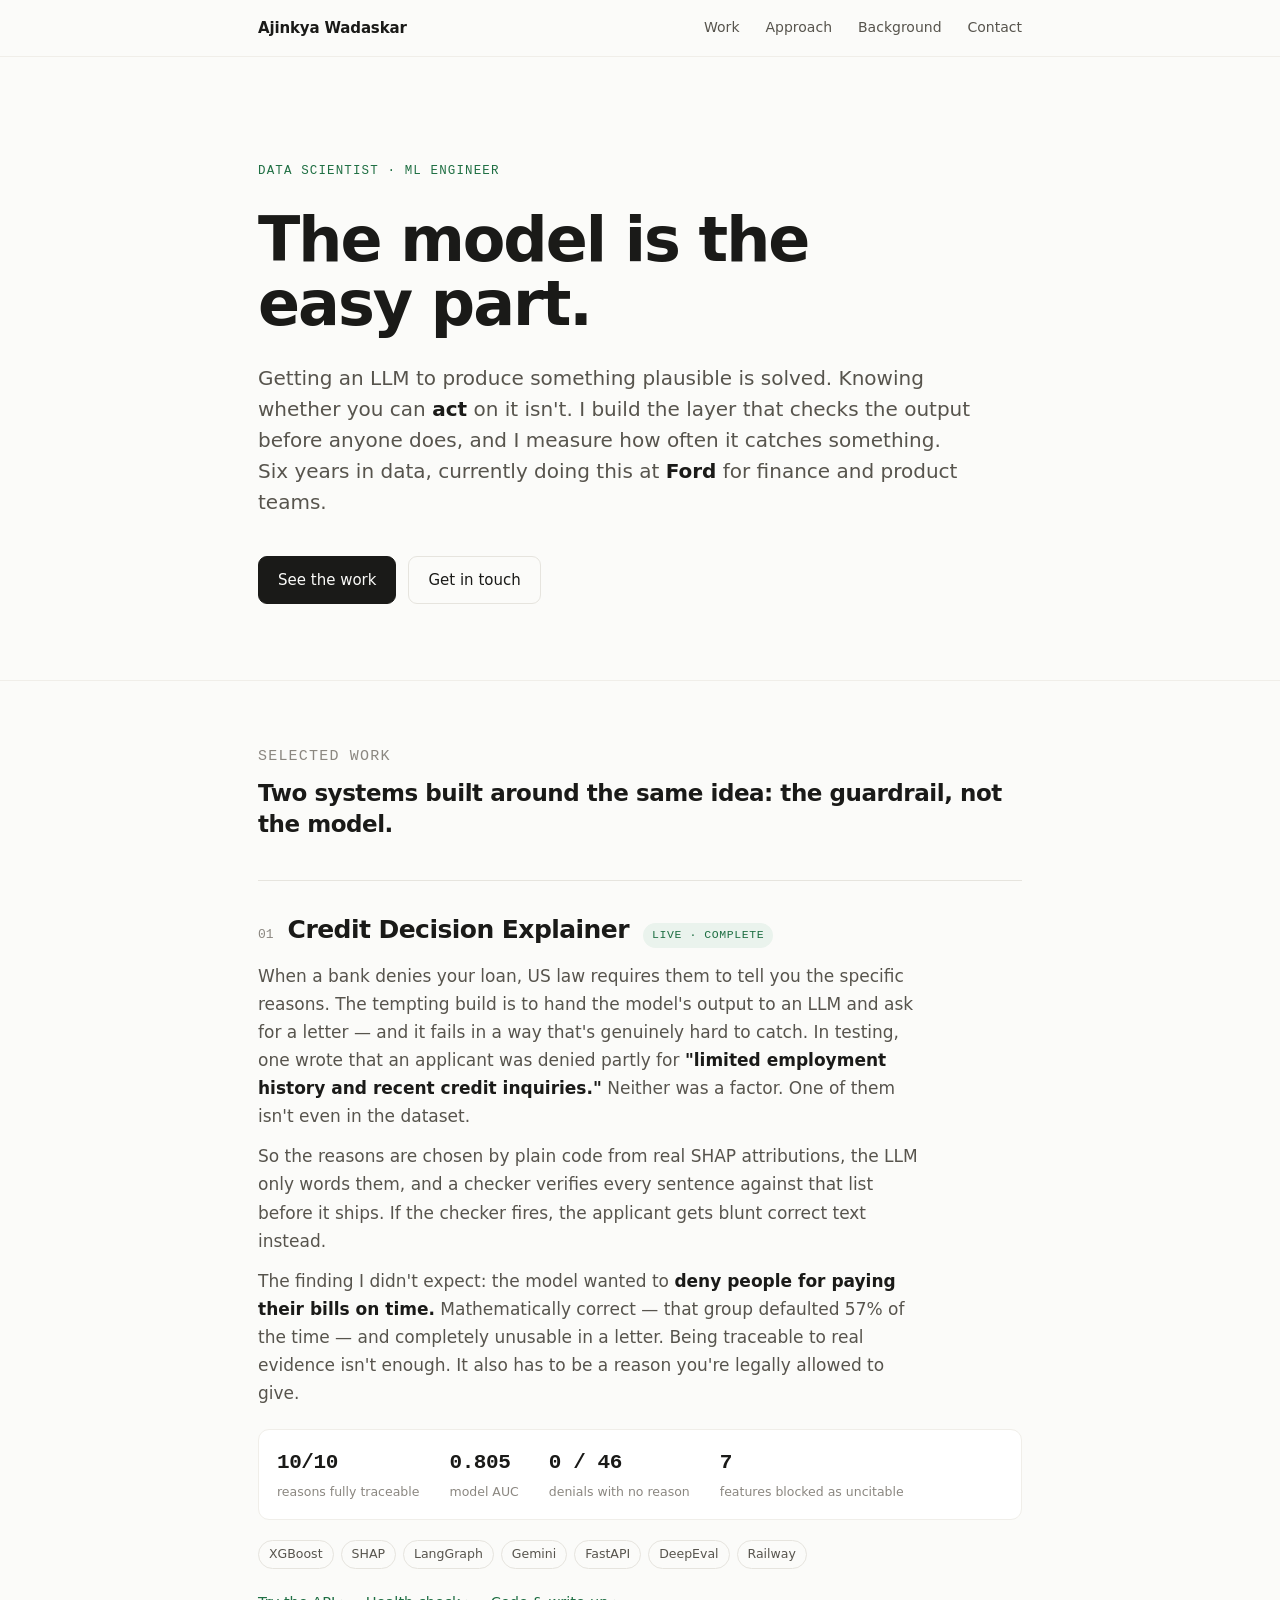
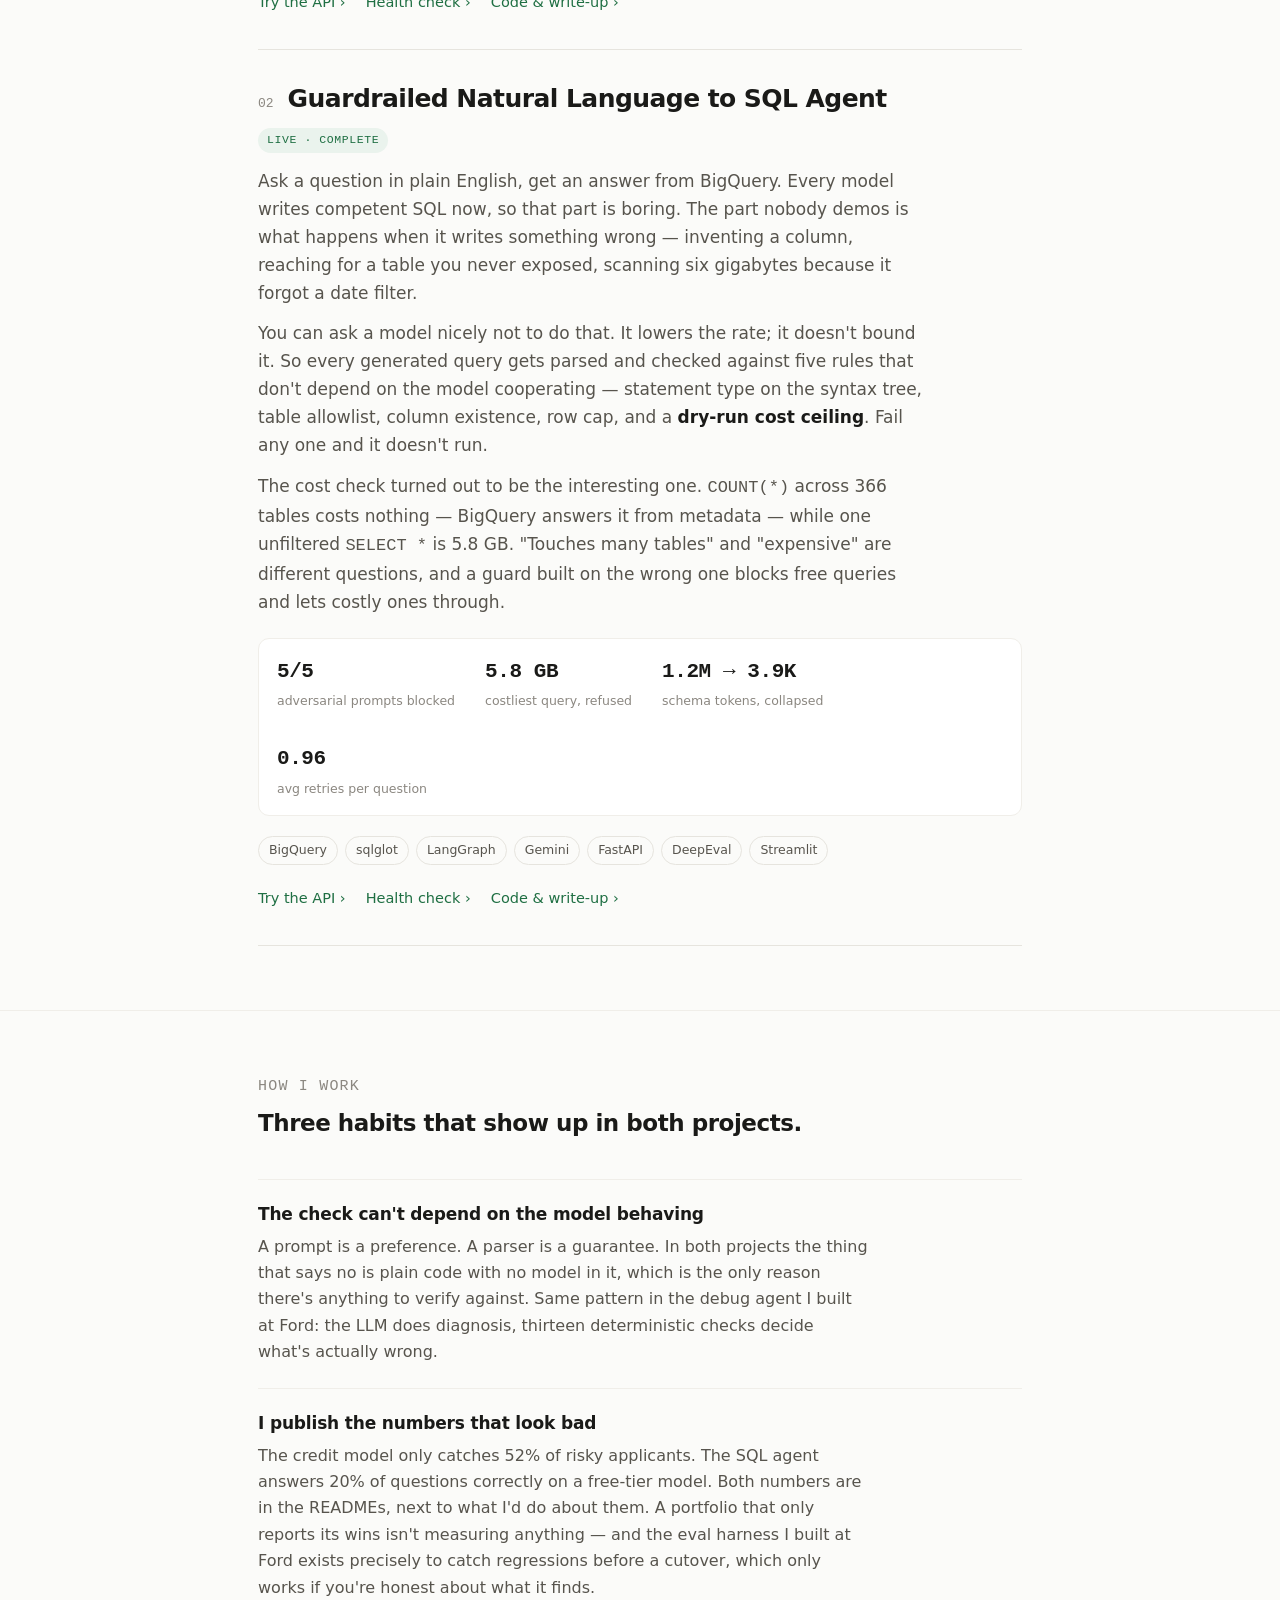
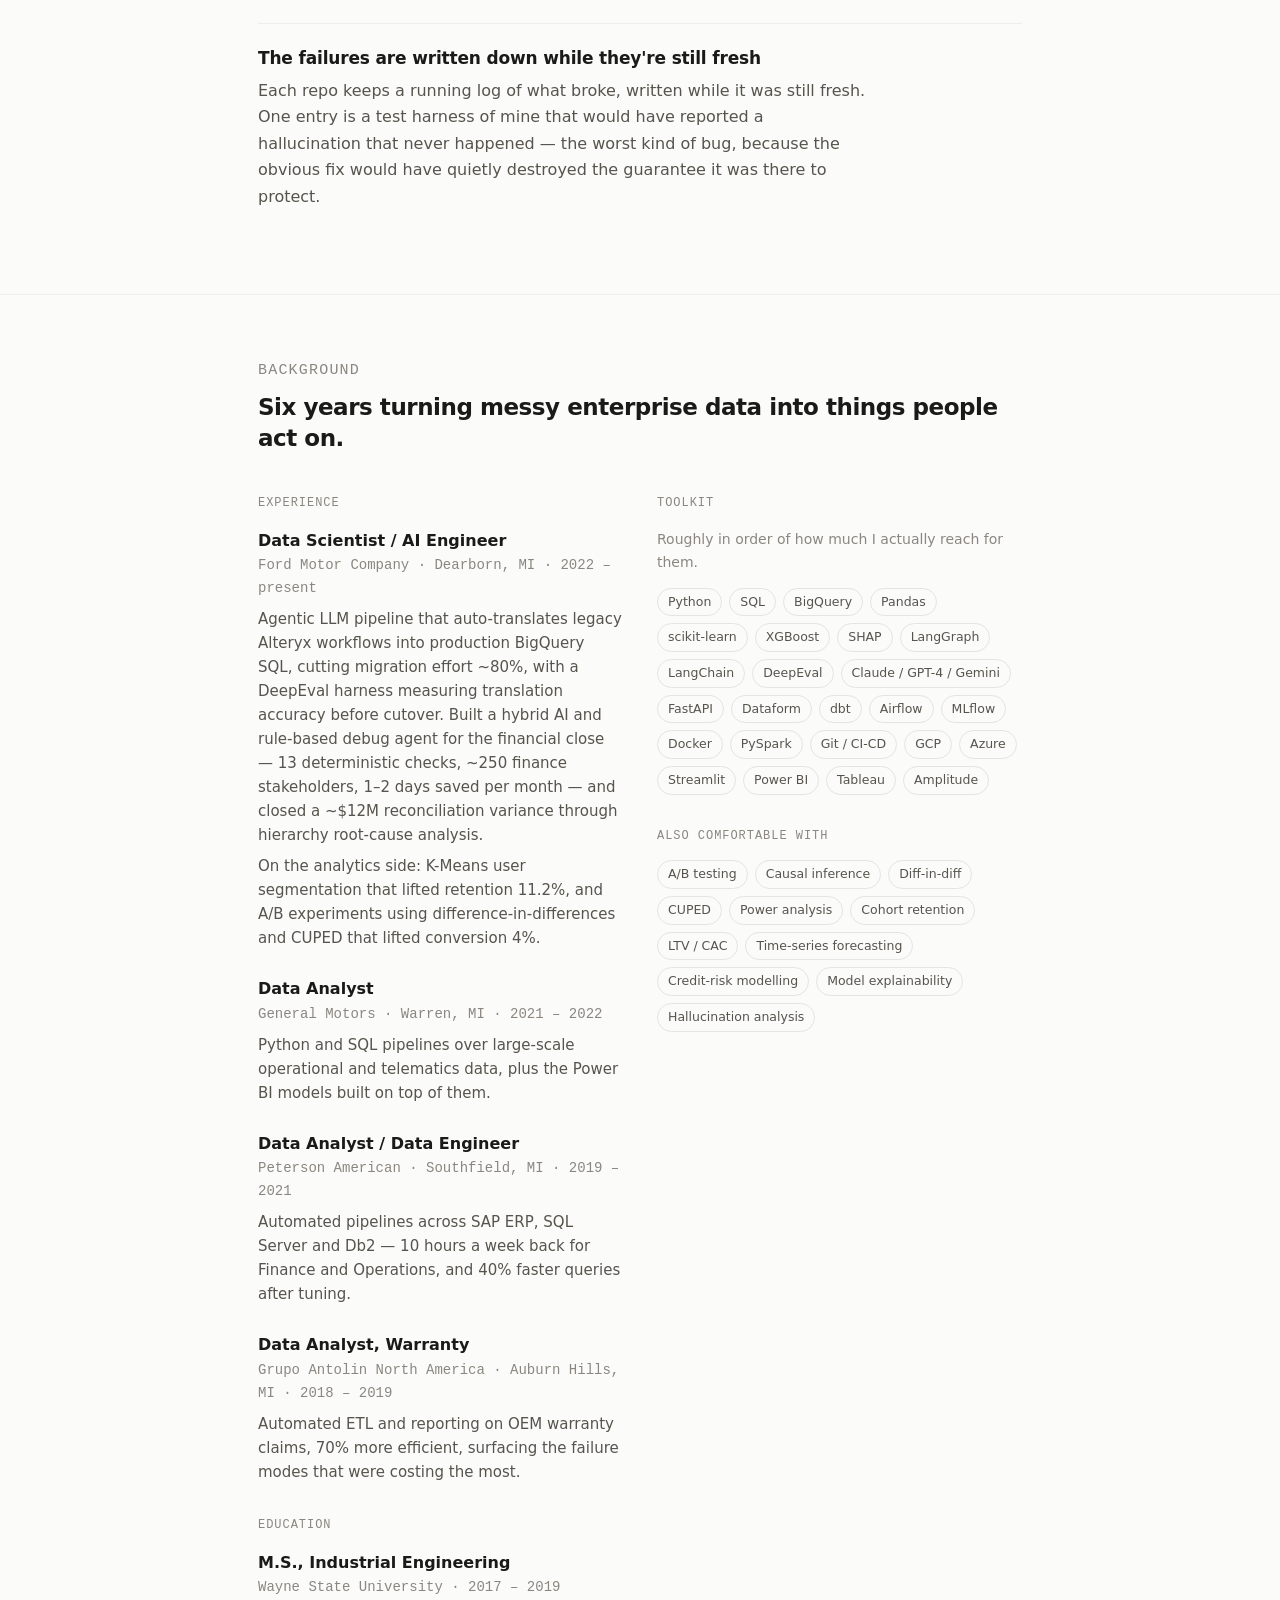
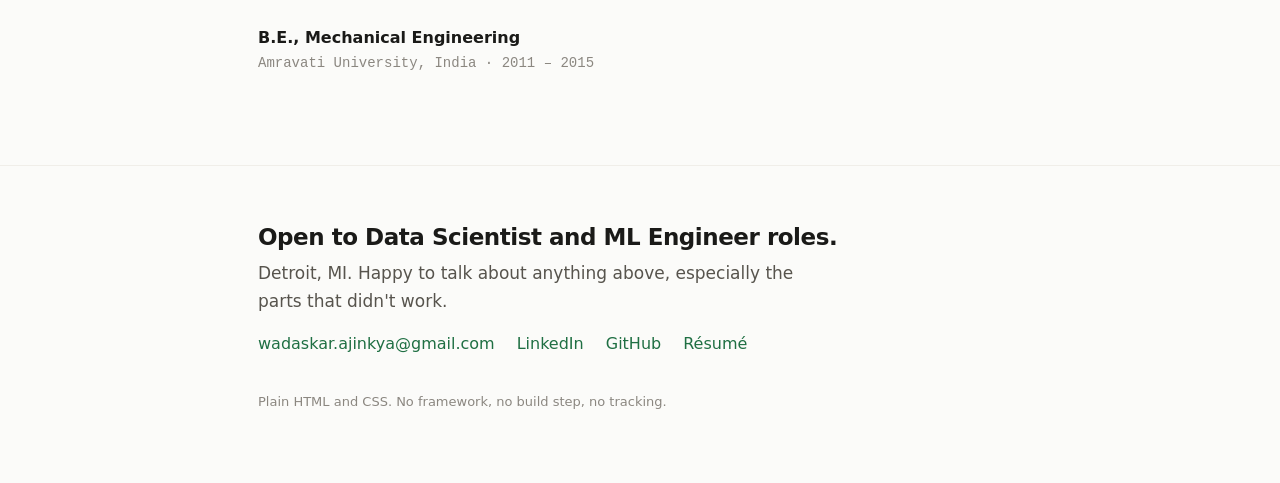
<file: index-alt-typographic.html>
<!DOCTYPE html>
<html lang="en">
<head>
<meta charset="utf-8">
<meta name="viewport" content="width=device-width, initial-scale=1">
<title>Ajinkya Wadaskar — Data Scientist / ML Engineer</title>
<meta name="description" content="I build ML systems with the guardrails included — the layer that checks the model's output before anyone acts on it.">
<style>
  :root{
    --bg:#fbfbf9; --surface:#fff; --line:#e6e4de; --line-soft:#f0eeE9;
    --ink:#1a1a18; --ink-2:#57544d; --ink-3:#8b8780;
    --accent:#1f6f43; --accent-soft:#eaf3ed; --warn:#8a5a00;
    --mono:ui-monospace,SFMono-Regular,"SF Mono",Menlo,monospace;
    --sans:-apple-system,system-ui,"Segoe UI",Inter,Helvetica,Arial,sans-serif;
  }
  @media (prefers-color-scheme:dark){
    :root{ --bg:#111110; --surface:#191918; --line:#2c2b28; --line-soft:#232220;
      --ink:#f2f1ed; --ink-2:#a8a49c; --ink-3:#77736c;
      --accent:#5fbd8a; --accent-soft:#16241d; --warn:#d99b28; }
  }
  *{box-sizing:border-box;margin:0;padding:0}
  html{scroll-behavior:smooth}
  body{background:var(--bg);color:var(--ink);font-family:var(--sans);
    font-size:17px;line-height:1.65;-webkit-font-smoothing:antialiased}
  .wrap{max-width:820px;margin:0 auto;padding:0 28px}
  a{color:inherit}

  /* header */
  header{position:sticky;top:0;z-index:10;background:color-mix(in srgb,var(--bg) 88%,transparent);
    backdrop-filter:saturate(1.6) blur(12px);border-bottom:1px solid var(--line-soft)}
  header .wrap{display:flex;align-items:center;justify-content:space-between;height:56px}
  .brand{font-weight:600;letter-spacing:-.01em;text-decoration:none;font-size:15px}
  nav{display:flex;gap:26px}
  nav a{font-size:14px;color:var(--ink-2);text-decoration:none}
  nav a:hover{color:var(--ink)}
  @media(max-width:560px){nav a:not(.keep){display:none}}

  /* hero */
  .hero{padding-block:104px 76px}
  .eyebrow{font-family:var(--mono);font-size:12.5px;letter-spacing:.09em;
    text-transform:uppercase;color:var(--accent);margin-bottom:26px}
  h1{font-size:clamp(38px,6.4vw,62px);line-height:1.04;letter-spacing:-.032em;
    font-weight:640;max-width:15ch}
  .lede{margin-top:26px;font-size:20px;line-height:1.55;color:var(--ink-2);max-width:56ch}
  .lede strong{color:var(--ink);font-weight:600}
  .cta{margin-top:38px;display:flex;gap:12px;flex-wrap:wrap}
  .btn{display:inline-block;padding:11px 19px;border-radius:9px;font-size:15px;
    text-decoration:none;border:1px solid var(--line);transition:.15s}
  .btn.primary{background:var(--ink);color:var(--bg);border-color:var(--ink)}
  .btn:hover{transform:translateY(-1px)}

  /* sections */
  section{padding-block:64px;border-top:1px solid var(--line-soft);scroll-margin-top:56px}
  footer{scroll-margin-top:56px}
  .sec-head{display:flex;align-items:baseline;gap:14px;margin-bottom:8px}
  h2{font-size:15px;font-family:var(--mono);letter-spacing:.08em;
    text-transform:uppercase;color:var(--ink-3);font-weight:500}
  .sec-sub{font-size:23px;letter-spacing:-.02em;margin-bottom:40px;max-width:48ch;
    font-weight:560;line-height:1.35}

  /* project */
  .proj{border-top:1px solid var(--line);padding-block:34px}
  .proj:last-of-type{border-bottom:1px solid var(--line)}
  .p-top{display:flex;align-items:baseline;gap:14px;flex-wrap:wrap}
  .num{font-family:var(--mono);font-size:13px;color:var(--ink-3)}
  .p-title{font-size:25px;letter-spacing:-.022em;font-weight:600;line-height:1.2}
  .status{font-family:var(--mono);font-size:11.5px;letter-spacing:.05em;
    text-transform:uppercase;padding:3px 9px;border-radius:20px;
    background:var(--accent-soft);color:var(--accent);white-space:nowrap}
  .p-body{margin-top:14px;color:var(--ink-2);max-width:62ch}
  .p-body p+p{margin-top:12px}
  .p-body em{color:var(--ink);font-style:normal;font-weight:560}

  .metrics{display:flex;gap:30px;flex-wrap:wrap;margin-top:22px;
    padding:16px 18px;border-radius:11px;background:var(--surface);border:1px solid var(--line-soft)}
  .metric .v{font-family:var(--mono);font-size:21px;font-weight:600;letter-spacing:-.02em}
  .metric .k{font-size:12.5px;color:var(--ink-3);margin-top:2px}

  .tags{display:flex;gap:7px;flex-wrap:wrap;margin-top:20px}
  .tag{font-size:12.5px;color:var(--ink-2);border:1px solid var(--line);
    padding:3px 10px;border-radius:20px}
  .p-links{display:flex;gap:20px;flex-wrap:wrap;margin-top:22px}
  .p-links a{font-size:14.5px;color:var(--accent);text-decoration:none;font-weight:520}
  .p-links a:hover{text-decoration:underline}
  .p-links a::after{content:" ›"}

  /* approach */
  .points{display:grid;gap:2px;margin-top:8px}
  .pt{padding-block:20px;border-top:1px solid var(--line-soft)}
  .pt h3{font-size:17px;font-weight:600;letter-spacing:-.01em;margin-bottom:6px}
  .pt p{color:var(--ink-2);max-width:60ch;font-size:16px}

  /* background */
  .bg-grid{display:grid;grid-template-columns:1fr 1fr;gap:34px}
  @media(max-width:640px){.bg-grid{grid-template-columns:1fr}}
  .bg-grid h3{font-family:var(--mono);font-size:12px;letter-spacing:.08em;
    text-transform:uppercase;color:var(--ink-3);font-weight:500;margin-bottom:14px}
  .row{margin-bottom:18px}
  .row .t{font-weight:590;font-size:16px}
  .row .m{font-size:14px;color:var(--ink-3);font-family:var(--mono)}
  .skills{display:flex;gap:7px;flex-wrap:wrap}

  .rdesc{font-size:15px;color:var(--ink-2);margin-top:7px;max-width:56ch;line-height:1.6}
  .row{margin-bottom:26px}
  .tk-note{font-size:14px;color:var(--ink-3);margin-bottom:14px}
  footer{padding-block:56px 76px;border-top:1px solid var(--line-soft)}
  .f-links{display:flex;gap:22px;flex-wrap:wrap;margin-top:16px}
  .f-links a{color:var(--accent);text-decoration:none;font-size:16px}
  .f-links a:hover{text-decoration:underline}
  .fine{margin-top:34px;font-size:13px;color:var(--ink-3)}
</style>
</head>
<body>

<header><div class="wrap">
  <a href="#top" class="brand">Ajinkya Wadaskar</a>
  <nav>
    <a href="#work">Work</a>
    <a href="#approach">Approach</a>
    <a href="#background">Background</a>
    <a href="#contact" class="keep">Contact</a>
  </nav>
</div></header>

<main id="top">

<div class="wrap hero">
  <div class="eyebrow">Data Scientist · ML Engineer</div>
  <h1>The model is the easy part.</h1>
  <p class="lede">Getting an LLM to produce something plausible is solved. Knowing whether you can
  <strong>act</strong> on it isn't. I build the layer that checks the output before anyone does,
  and I measure how often it catches something. Six years in data, currently doing this at
  <strong>Ford</strong> for finance and product teams.</p>
  <div class="cta">
    <a class="btn primary" href="#work">See the work</a>
    <a class="btn" href="#contact">Get in touch</a>
  </div>
</div>

<section id="work"><div class="wrap">
  <div class="sec-head"><h2>Selected work</h2></div>
  <p class="sec-sub">Two systems built around the same idea: the guardrail, not the model.</p>

  <article class="proj">
    <div class="p-top">
      <span class="num">01</span>
      <span class="p-title">Credit Decision Explainer</span>
      <span class="status">Live · complete</span>
    </div>
    <div class="p-body">
      <p>When a bank denies your loan, US law requires them to tell you the specific reasons.
      The tempting build is to hand the model's output to an LLM and ask for a letter — and it
      fails in a way that's genuinely hard to catch. In testing, one wrote that an applicant was
      denied partly for <em>"limited employment history and recent credit inquiries."</em>
      Neither was a factor. One of them isn't even in the dataset.</p>
      <p>So the reasons are chosen by plain code from real SHAP attributions, the LLM only words
      them, and a checker verifies every sentence against that list before it ships. If the
      checker fires, the applicant gets blunt correct text instead.</p>
      <p>The finding I didn't expect: the model wanted to <em>deny people for paying their bills
      on time.</em> Mathematically correct — that group defaulted 57% of the time — and completely
      unusable in a letter. Being traceable to real evidence isn't enough. It also has to be a
      reason you're legally allowed to give.</p>
    </div>
    <div class="metrics">
      <div class="metric"><div class="v">10/10</div><div class="k">reasons fully traceable</div></div>
      <div class="metric"><div class="v">0.805</div><div class="k">model AUC</div></div>
      <div class="metric"><div class="v">0 / 46</div><div class="k">denials with no reason</div></div>
      <div class="metric"><div class="v">7</div><div class="k">features blocked as uncitable</div></div>
    </div>
    <div class="tags">
      <span class="tag">XGBoost</span><span class="tag">SHAP</span><span class="tag">LangGraph</span>
      <span class="tag">Gemini</span><span class="tag">FastAPI</span><span class="tag">DeepEval</span>
      <span class="tag">Railway</span>
    </div>
    <div class="p-links">
      <a href="https://web-production-7b272.up.railway.app/docs">Try the API</a>
      <a href="https://web-production-7b272.up.railway.app/health">Health check</a>
      <a href="https://github.com/ajinkyawadaskar/credit-decision-explainer">Code &amp; write-up</a>
    </div>
  </article>

  <article class="proj">
    <div class="p-top">
      <span class="num">02</span>
      <span class="p-title">Guardrailed Natural Language to SQL Agent</span>
      <span class="status">Live · complete</span>
    </div>
    <div class="p-body">
      <p>Ask a question in plain English, get an answer from BigQuery. Every model writes
      competent SQL now, so that part is boring. The part nobody demos is what happens when it
      writes something wrong — inventing a column, reaching for a table you never exposed,
      scanning six gigabytes because it forgot a date filter.</p>
      <p>You can ask a model nicely not to do that. It lowers the rate; it doesn't bound it. So
      every generated query gets parsed and checked against five rules that don't depend on the
      model cooperating — statement type on the syntax tree, table allowlist, column existence,
      row cap, and a <em>dry-run cost ceiling</em>. Fail any one and it doesn't run.</p>
      <p>The cost check turned out to be the interesting one. <code>COUNT(*)</code> across 366
      tables costs nothing — BigQuery answers it from metadata — while one unfiltered
      <code>SELECT *</code> is 5.8 GB. "Touches many tables" and "expensive" are different
      questions, and a guard built on the wrong one blocks free queries and lets costly ones through.</p>
    </div>
    <div class="metrics">
      <div class="metric"><div class="v">5/5</div><div class="k">adversarial prompts blocked</div></div>
      <div class="metric"><div class="v">5.8 GB</div><div class="k">costliest query, refused</div></div>
      <div class="metric"><div class="v">1.2M → 3.9K</div><div class="k">schema tokens, collapsed</div></div>
      <div class="metric"><div class="v">0.96</div><div class="k">avg retries per question</div></div>
    </div>
    <div class="tags">
      <span class="tag">BigQuery</span><span class="tag">sqlglot</span><span class="tag">LangGraph</span>
      <span class="tag">Gemini</span><span class="tag">FastAPI</span><span class="tag">DeepEval</span>
      <span class="tag">Streamlit</span>
    </div>
    <div class="p-links">
      <a href="https://data-analyst-agent-production-316b.up.railway.app/docs">Try the API</a>
      <a href="https://data-analyst-agent-production-316b.up.railway.app/health">Health check</a>
      <a href="https://github.com/ajinkyawadaskar/data-analyst-agent">Code &amp; write-up</a>
    </div>
  </article>
</div></section>

<section id="approach"><div class="wrap">
  <div class="sec-head"><h2>How I work</h2></div>
  <p class="sec-sub">Three habits that show up in both projects.</p>
  <div class="points">
    <div class="pt">
      <h3>The check can't depend on the model behaving</h3>
      <p>A prompt is a preference. A parser is a guarantee. In both projects the thing that
      says no is plain code with no model in it, which is the only reason there's anything to
      verify against. Same pattern in the debug agent I built at Ford: the LLM does diagnosis,
      thirteen deterministic checks decide what's actually wrong.</p>
    </div>
    <div class="pt">
      <h3>I publish the numbers that look bad</h3>
      <p>The credit model only catches 52% of risky applicants. The SQL agent answers 20% of
      questions correctly on a free-tier model. Both numbers are in the READMEs, next to what I'd
      do about them. A portfolio that only reports its wins isn't measuring anything — and the
      eval harness I built at Ford exists precisely to catch regressions before a cutover, which
      only works if you're honest about what it finds.</p>
    </div>
    <div class="pt">
      <h3>The failures are written down while they're still fresh</h3>
      <p>Each repo keeps a running log of what broke, written while it was still fresh. One entry
      is a test harness of mine that would have reported a hallucination that never happened —
      the worst kind of bug, because the obvious fix would have quietly destroyed the guarantee
      it was there to protect.</p>
    </div>
  </div>
</div></section>

<section id="background"><div class="wrap">
  <div class="sec-head"><h2>Background</h2></div>
  <p class="sec-sub">Six years turning messy enterprise data into things people act on.</p>

  <div class="bg-grid">
    <div>
      <h3>Experience</h3>

      <div class="row">
        <div class="t">Data Scientist / AI Engineer</div>
        <div class="m">Ford Motor Company · Dearborn, MI · 2022 – present</div>
        <p class="rdesc">Agentic LLM pipeline that auto-translates legacy Alteryx workflows into
        production BigQuery SQL, cutting migration effort ~80%, with a DeepEval harness measuring
        translation accuracy before cutover. Built a hybrid AI and rule-based debug agent for the
        financial close — 13 deterministic checks, ~250 finance stakeholders, 1–2 days saved per
        month — and closed a ~$12M reconciliation variance through hierarchy root-cause analysis.</p>
        <p class="rdesc">On the analytics side: K-Means user segmentation that lifted retention
        11.2%, and A/B experiments using difference-in-differences and CUPED that lifted
        conversion 4%.</p>
      </div>

      <div class="row">
        <div class="t">Data Analyst</div>
        <div class="m">General Motors · Warren, MI · 2021 – 2022</div>
        <p class="rdesc">Python and SQL pipelines over large-scale operational and telematics
        data, plus the Power BI models built on top of them.</p>
      </div>

      <div class="row">
        <div class="t">Data Analyst / Data Engineer</div>
        <div class="m">Peterson American · Southfield, MI · 2019 – 2021</div>
        <p class="rdesc">Automated pipelines across SAP ERP, SQL Server and Db2 — 10 hours a week
        back for Finance and Operations, and 40% faster queries after tuning.</p>
      </div>

      <div class="row">
        <div class="t">Data Analyst, Warranty</div>
        <div class="m">Grupo Antolin North America · Auburn Hills, MI · 2018 – 2019</div>
        <p class="rdesc">Automated ETL and reporting on OEM warranty claims, 70% more efficient,
        surfacing the failure modes that were costing the most.</p>
      </div>

      <h3 style="margin-top:32px">Education</h3>
      <div class="row">
        <div class="t">M.S., Industrial Engineering</div>
        <div class="m">Wayne State University · 2017 – 2019</div>
      </div>
      <div class="row">
        <div class="t">B.E., Mechanical Engineering</div>
        <div class="m">Amravati University, India · 2011 – 2015</div>
      </div>
    </div>

    <div>
      <h3>Toolkit</h3>
      <p class="tk-note">Roughly in order of how much I actually reach for them.</p>
      <div class="skills">
        <span class="tag">Python</span><span class="tag">SQL</span><span class="tag">BigQuery</span>
        <span class="tag">Pandas</span><span class="tag">scikit-learn</span><span class="tag">XGBoost</span>
        <span class="tag">SHAP</span><span class="tag">LangGraph</span><span class="tag">LangChain</span>
        <span class="tag">DeepEval</span><span class="tag">Claude / GPT-4 / Gemini</span>
        <span class="tag">FastAPI</span><span class="tag">Dataform</span><span class="tag">dbt</span>
        <span class="tag">Airflow</span><span class="tag">MLflow</span><span class="tag">Docker</span>
        <span class="tag">PySpark</span><span class="tag">Git / CI-CD</span><span class="tag">GCP</span>
        <span class="tag">Azure</span><span class="tag">Streamlit</span><span class="tag">Power BI</span>
        <span class="tag">Tableau</span><span class="tag">Amplitude</span>
      </div>

      <h3 style="margin-top:32px">Also comfortable with</h3>
      <div class="skills">
        <span class="tag">A/B testing</span><span class="tag">Causal inference</span>
        <span class="tag">Diff-in-diff</span><span class="tag">CUPED</span>
        <span class="tag">Power analysis</span><span class="tag">Cohort retention</span>
        <span class="tag">LTV / CAC</span><span class="tag">Time-series forecasting</span>
        <span class="tag">Credit-risk modelling</span><span class="tag">Model explainability</span>
        <span class="tag">Hallucination analysis</span>
      </div>
    </div>
  </div>
</div></section>

<footer id="contact"><div class="wrap">
  <p class="sec-sub" style="margin-bottom:6px">Open to Data Scientist and ML Engineer roles.</p>
  <p style="color:var(--ink-2);max-width:52ch">Detroit, MI. Happy to talk about anything above,
  especially the parts that didn't work.</p>
  <div class="f-links">
    <a href="mailto:wadaskar.ajinkya@gmail.com">wadaskar.ajinkya@gmail.com</a>
    <a href="https://www.linkedin.com/in/ajinkyawadaskar">LinkedIn</a>
    <a href="https://github.com/ajinkyawadaskar">GitHub</a>
    <a href="RESUME.pdf">Résumé</a>
  </div>
  <p class="fine">Plain HTML and CSS. No framework, no build step, no tracking.</p>
</div></footer>

</main>
</body>
</html>
</file>
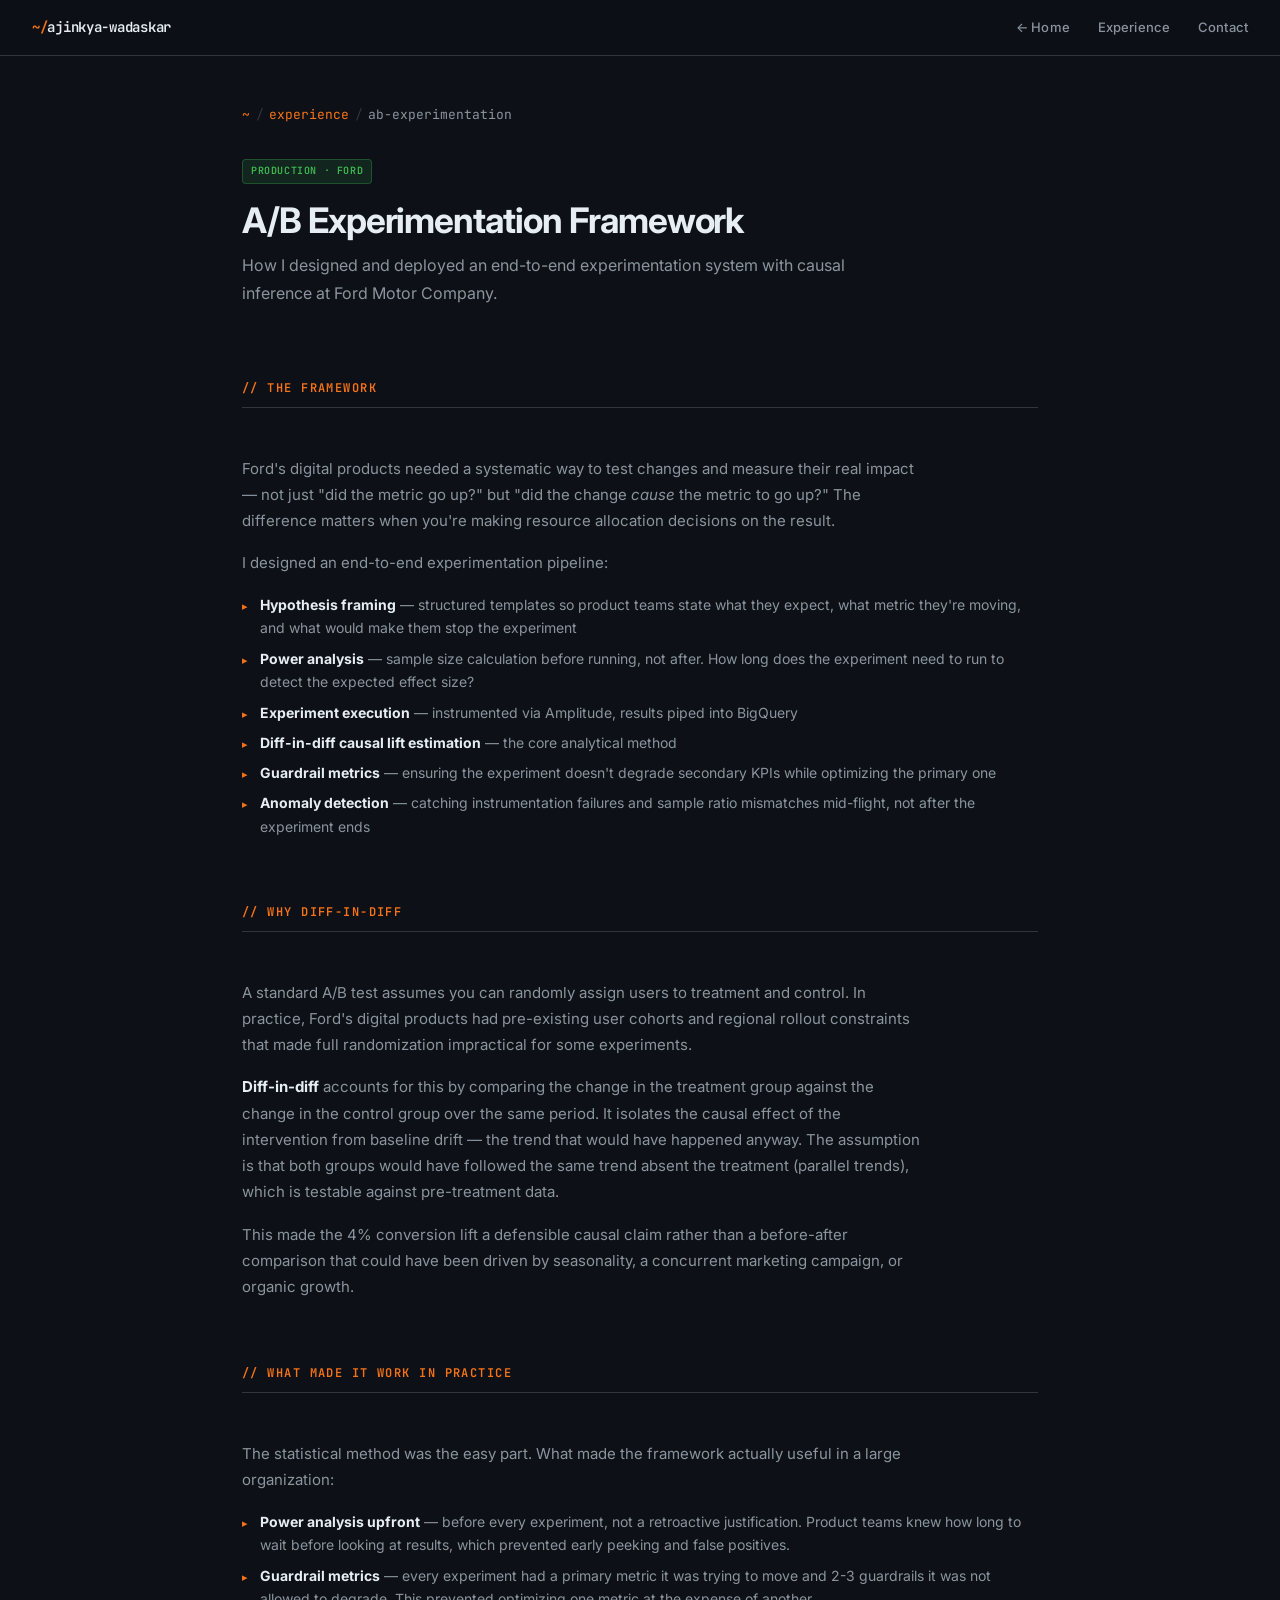
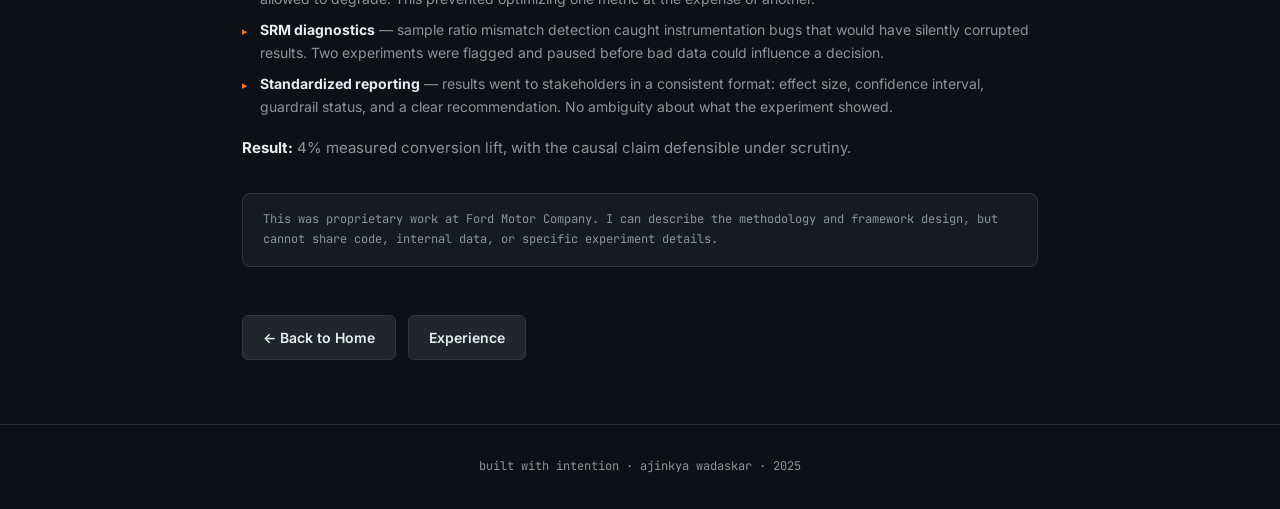
<file: experience/ab-experimentation.html>
<!DOCTYPE html>
<html lang="en">
<head>
  <meta charset="UTF-8">
  <meta name="viewport" content="width=device-width, initial-scale=1.0">
  <title>A/B Experimentation Framework — Ajinkya Wadaskar</title>
  <link rel="preconnect" href="https://fonts.googleapis.com">
  <link href="https://fonts.googleapis.com/css2?family=Inter:wght@300;400;500;600;700&family=JetBrains+Mono:wght@400;500;600&display=swap" rel="stylesheet">
  <link rel="stylesheet" href="/styles.css">

  <meta property="og:title" content="A/B Experimentation Framework — Ajinkya Wadaskar">
  <meta property="og:description" content="End-to-end experimentation system with diff-in-diff causal inference at Ford. 4% measured conversion lift.">
  <meta property="og:image" content="https://ajinkyawadaskar.github.io/og-preview.png">
  <meta property="og:url" content="https://ajinkyawadaskar.github.io/experience/ab-experimentation.html">
  <meta property="og:type" content="article">
  <meta name="twitter:card" content="summary_large_image">
</head>
<body>

<!-- NAV -->
<nav>
  <div class="nav-brand"><a href="/"><span>~/</span>ajinkya-wadaskar</a></div>
  <ul class="nav-links">
    <li><a href="/">← Home</a></li>
    <li><a href="/#experience">Experience</a></li>
    <li><a href="/#contact">Contact</a></li>
  </ul>
</nav>

<!-- HERO -->
<div class="case-hero">
  <div class="breadcrumb">
    <a href="/">~</a><span class="sep">/</span><a href="/#experience">experience</a><span class="sep">/</span>ab-experimentation
  </div>

  <span class="badge badge-prod">PRODUCTION · FORD</span>
  <h1 class="case-title">A/B Experimentation Framework</h1>
  <p class="case-subtitle">
    How I designed and deployed an end-to-end experimentation system with causal inference at Ford Motor Company.
  </p>
</div>

<!-- THE FRAMEWORK -->
<div class="writeup-section">
  <div class="section-label">// the framework</div>
  <hr class="divider">

  <p>
    Ford's digital products needed a systematic way to test changes and measure their real impact — not just "did the metric go up?" but "did the change <em>cause</em> the metric to go up?" The difference matters when you're making resource allocation decisions on the result.
  </p>
  <p>
    I designed an end-to-end experimentation pipeline:
  </p>
  <ul>
    <li><strong>Hypothesis framing</strong> — structured templates so product teams state what they expect, what metric they're moving, and what would make them stop the experiment</li>
    <li><strong>Power analysis</strong> — sample size calculation before running, not after. How long does the experiment need to run to detect the expected effect size?</li>
    <li><strong>Experiment execution</strong> — instrumented via Amplitude, results piped into BigQuery</li>
    <li><strong>Diff-in-diff causal lift estimation</strong> — the core analytical method</li>
    <li><strong>Guardrail metrics</strong> — ensuring the experiment doesn't degrade secondary KPIs while optimizing the primary one</li>
    <li><strong>Anomaly detection</strong> — catching instrumentation failures and sample ratio mismatches mid-flight, not after the experiment ends</li>
  </ul>
</div>

<!-- WHY DIFF-IN-DIFF -->
<div class="writeup-section">
  <div class="section-label">// why diff-in-diff</div>
  <hr class="divider">

  <p>
    A standard A/B test assumes you can randomly assign users to treatment and control. In practice, Ford's digital products had pre-existing user cohorts and regional rollout constraints that made full randomization impractical for some experiments.
  </p>
  <p>
    <strong>Diff-in-diff</strong> accounts for this by comparing the change in the treatment group against the change in the control group over the same period. It isolates the causal effect of the intervention from baseline drift — the trend that would have happened anyway. The assumption is that both groups would have followed the same trend absent the treatment (parallel trends), which is testable against pre-treatment data.
  </p>
  <p>
    This made the 4% conversion lift a defensible causal claim rather than a before-after comparison that could have been driven by seasonality, a concurrent marketing campaign, or organic growth.
  </p>
</div>

<!-- WHAT THE FRAMEWORK INCLUDED -->
<div class="writeup-section">
  <div class="section-label">// what made it work in practice</div>
  <hr class="divider">

  <p>
    The statistical method was the easy part. What made the framework actually useful in a large organization:
  </p>
  <ul>
    <li><strong>Power analysis upfront</strong> — before every experiment, not a retroactive justification. Product teams knew how long to wait before looking at results, which prevented early peeking and false positives.</li>
    <li><strong>Guardrail metrics</strong> — every experiment had a primary metric it was trying to move and 2-3 guardrails it was not allowed to degrade. This prevented optimizing one metric at the expense of another.</li>
    <li><strong>SRM diagnostics</strong> — sample ratio mismatch detection caught instrumentation bugs that would have silently corrupted results. Two experiments were flagged and paused before bad data could influence a decision.</li>
    <li><strong>Standardized reporting</strong> — results went to stakeholders in a consistent format: effect size, confidence interval, guardrail status, and a clear recommendation. No ambiguity about what the experiment showed.</li>
  </ul>
  <p>
    <strong>Result:</strong> 4% measured conversion lift, with the causal claim defensible under scrutiny.
  </p>

  <div class="disclaimer">
    This was proprietary work at Ford Motor Company. I can describe the methodology and framework design, but cannot share code, internal data, or specific experiment details.
  </div>
</div>

<div class="bottom-links">
  <a href="/" class="btn btn-secondary">← Back to Home</a>
  <a href="/#experience" class="btn btn-secondary">Experience</a>
</div>

<footer>
  <span>built with intention · ajinkya wadaskar · 2025</span>
</footer>

</body>
</html>
</file>
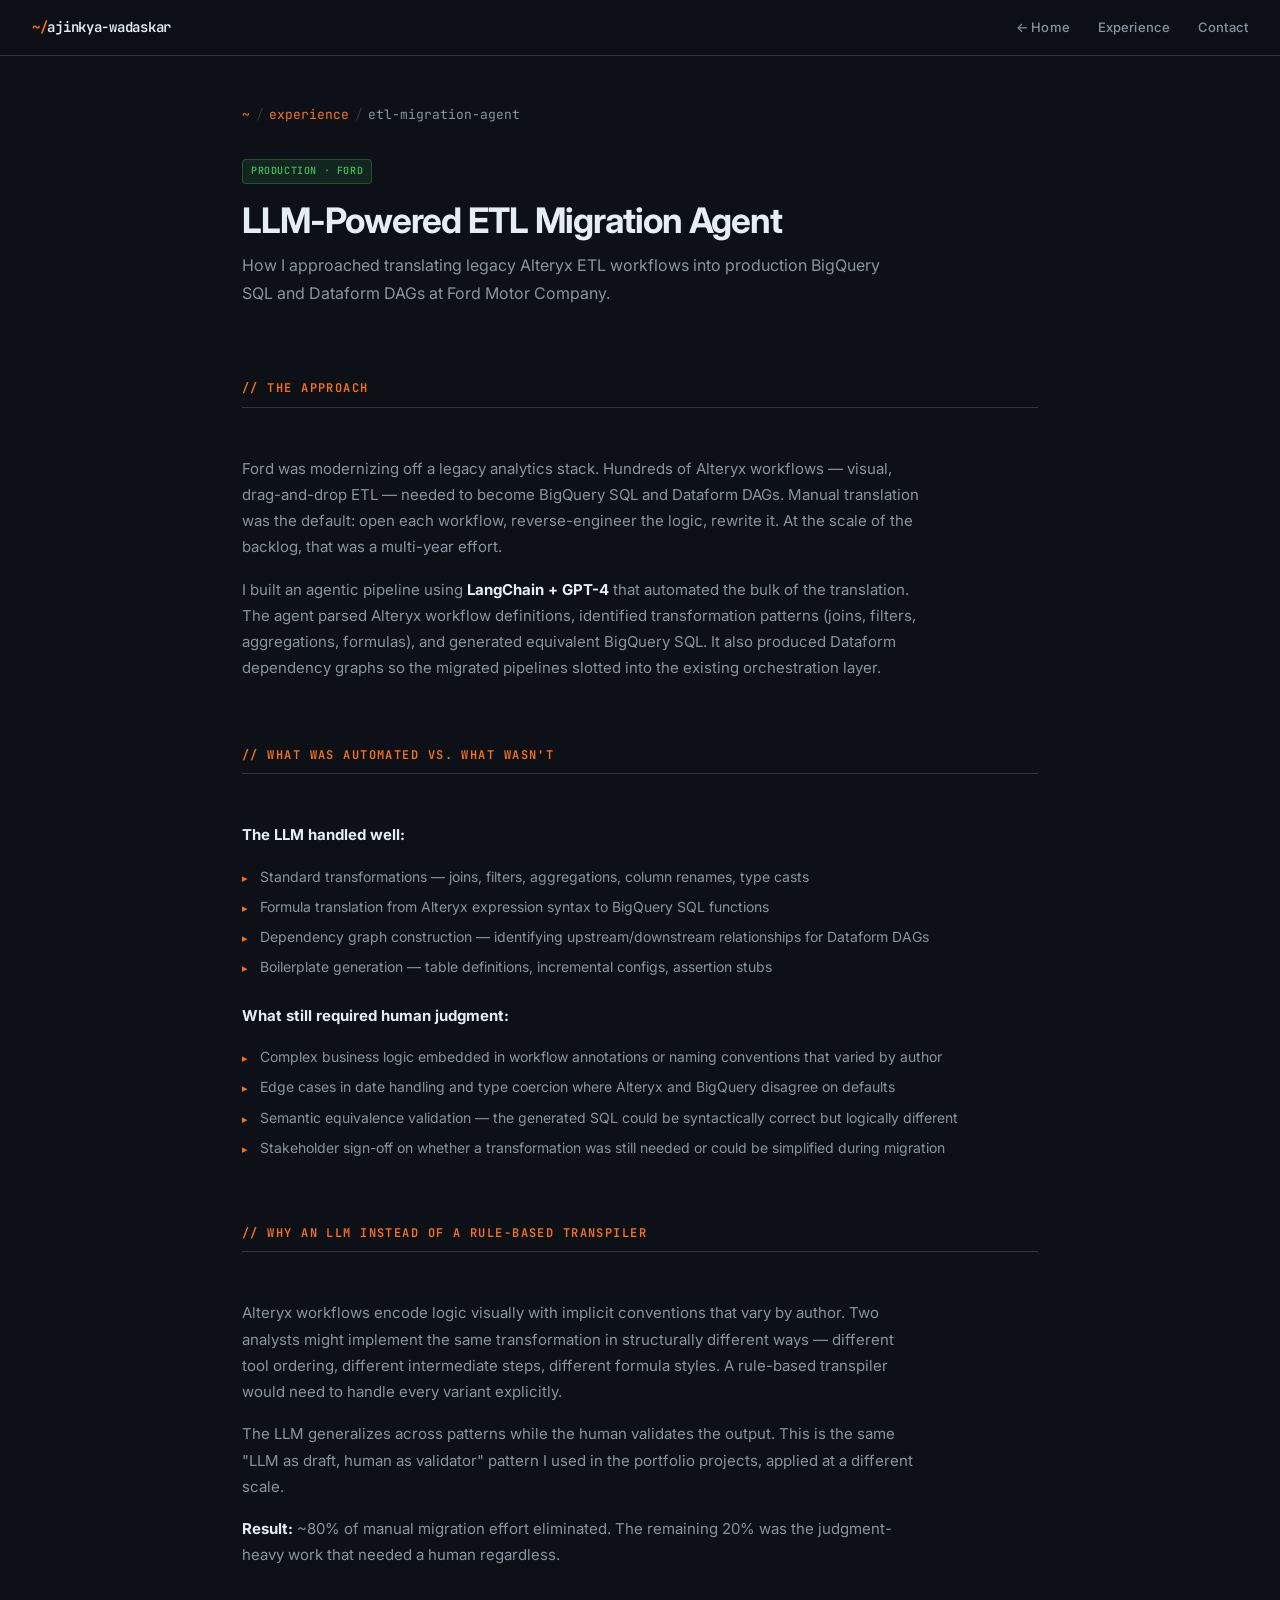
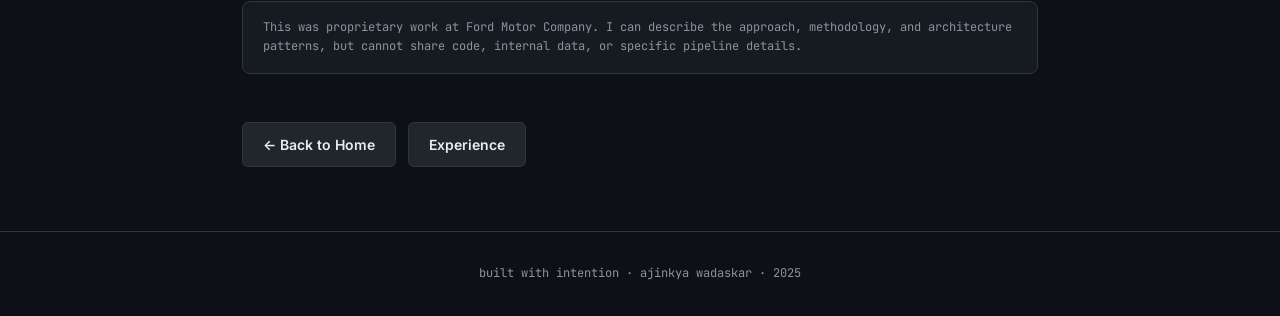
<file: experience/etl-migration-agent.html>
<!DOCTYPE html>
<html lang="en">
<head>
  <meta charset="UTF-8">
  <meta name="viewport" content="width=device-width, initial-scale=1.0">
  <title>ETL Migration Agent — Ajinkya Wadaskar</title>
  <link rel="preconnect" href="https://fonts.googleapis.com">
  <link href="https://fonts.googleapis.com/css2?family=Inter:wght@300;400;500;600;700&family=JetBrains+Mono:wght@400;500;600&display=swap" rel="stylesheet">
  <link rel="stylesheet" href="/styles.css">

  <meta property="og:title" content="ETL Migration Agent — Ajinkya Wadaskar">
  <meta property="og:description" content="LLM-powered Alteryx to BigQuery migration at Ford. ~80% manual effort eliminated.">
  <meta property="og:image" content="https://ajinkyawadaskar.github.io/og-preview.png">
  <meta property="og:url" content="https://ajinkyawadaskar.github.io/experience/etl-migration-agent.html">
  <meta property="og:type" content="article">
  <meta name="twitter:card" content="summary_large_image">
</head>
<body>

<!-- NAV -->
<nav>
  <div class="nav-brand"><a href="/"><span>~/</span>ajinkya-wadaskar</a></div>
  <ul class="nav-links">
    <li><a href="/">← Home</a></li>
    <li><a href="/#experience">Experience</a></li>
    <li><a href="/#contact">Contact</a></li>
  </ul>
</nav>

<!-- HERO -->
<div class="case-hero">
  <div class="breadcrumb">
    <a href="/">~</a><span class="sep">/</span><a href="/#experience">experience</a><span class="sep">/</span>etl-migration-agent
  </div>

  <span class="badge badge-prod">PRODUCTION · FORD</span>
  <h1 class="case-title">LLM-Powered ETL Migration Agent</h1>
  <p class="case-subtitle">
    How I approached translating legacy Alteryx ETL workflows into production BigQuery SQL and Dataform DAGs at Ford Motor Company.
  </p>
</div>

<!-- THE APPROACH -->
<div class="writeup-section">
  <div class="section-label">// the approach</div>
  <hr class="divider">

  <p>
    Ford was modernizing off a legacy analytics stack. Hundreds of Alteryx workflows — visual, drag-and-drop ETL — needed to become BigQuery SQL and Dataform DAGs. Manual translation was the default: open each workflow, reverse-engineer the logic, rewrite it. At the scale of the backlog, that was a multi-year effort.
  </p>
  <p>
    I built an agentic pipeline using <strong>LangChain + GPT-4</strong> that automated the bulk of the translation. The agent parsed Alteryx workflow definitions, identified transformation patterns (joins, filters, aggregations, formulas), and generated equivalent BigQuery SQL. It also produced Dataform dependency graphs so the migrated pipelines slotted into the existing orchestration layer.
  </p>
</div>

<!-- WHAT WAS AUTOMATED VS WHAT WASN'T -->
<div class="writeup-section">
  <div class="section-label">// what was automated vs. what wasn't</div>
  <hr class="divider">

  <p><strong>The LLM handled well:</strong></p>
  <ul>
    <li>Standard transformations — joins, filters, aggregations, column renames, type casts</li>
    <li>Formula translation from Alteryx expression syntax to BigQuery SQL functions</li>
    <li>Dependency graph construction — identifying upstream/downstream relationships for Dataform DAGs</li>
    <li>Boilerplate generation — table definitions, incremental configs, assertion stubs</li>
  </ul>

  <p style="margin-top: 1.5rem;"><strong>What still required human judgment:</strong></p>
  <ul>
    <li>Complex business logic embedded in workflow annotations or naming conventions that varied by author</li>
    <li>Edge cases in date handling and type coercion where Alteryx and BigQuery disagree on defaults</li>
    <li>Semantic equivalence validation — the generated SQL could be syntactically correct but logically different</li>
    <li>Stakeholder sign-off on whether a transformation was still needed or could be simplified during migration</li>
  </ul>
</div>

<!-- WHY THIS APPROACH -->
<div class="writeup-section">
  <div class="section-label">// why an LLM instead of a rule-based transpiler</div>
  <hr class="divider">

  <p>
    Alteryx workflows encode logic visually with implicit conventions that vary by author. Two analysts might implement the same transformation in structurally different ways — different tool ordering, different intermediate steps, different formula styles. A rule-based transpiler would need to handle every variant explicitly.
  </p>
  <p>
    The LLM generalizes across patterns while the human validates the output. This is the same "LLM as draft, human as validator" pattern I used in the portfolio projects, applied at a different scale.
  </p>
  <p>
    <strong>Result:</strong> ~80% of manual migration effort eliminated. The remaining 20% was the judgment-heavy work that needed a human regardless.
  </p>

  <div class="disclaimer">
    This was proprietary work at Ford Motor Company. I can describe the approach, methodology, and architecture patterns, but cannot share code, internal data, or specific pipeline details.
  </div>
</div>

<div class="bottom-links">
  <a href="/" class="btn btn-secondary">← Back to Home</a>
  <a href="/#experience" class="btn btn-secondary">Experience</a>
</div>

<footer>
  <span>built with intention · ajinkya wadaskar · 2025</span>
</footer>

</body>
</html>
</file>
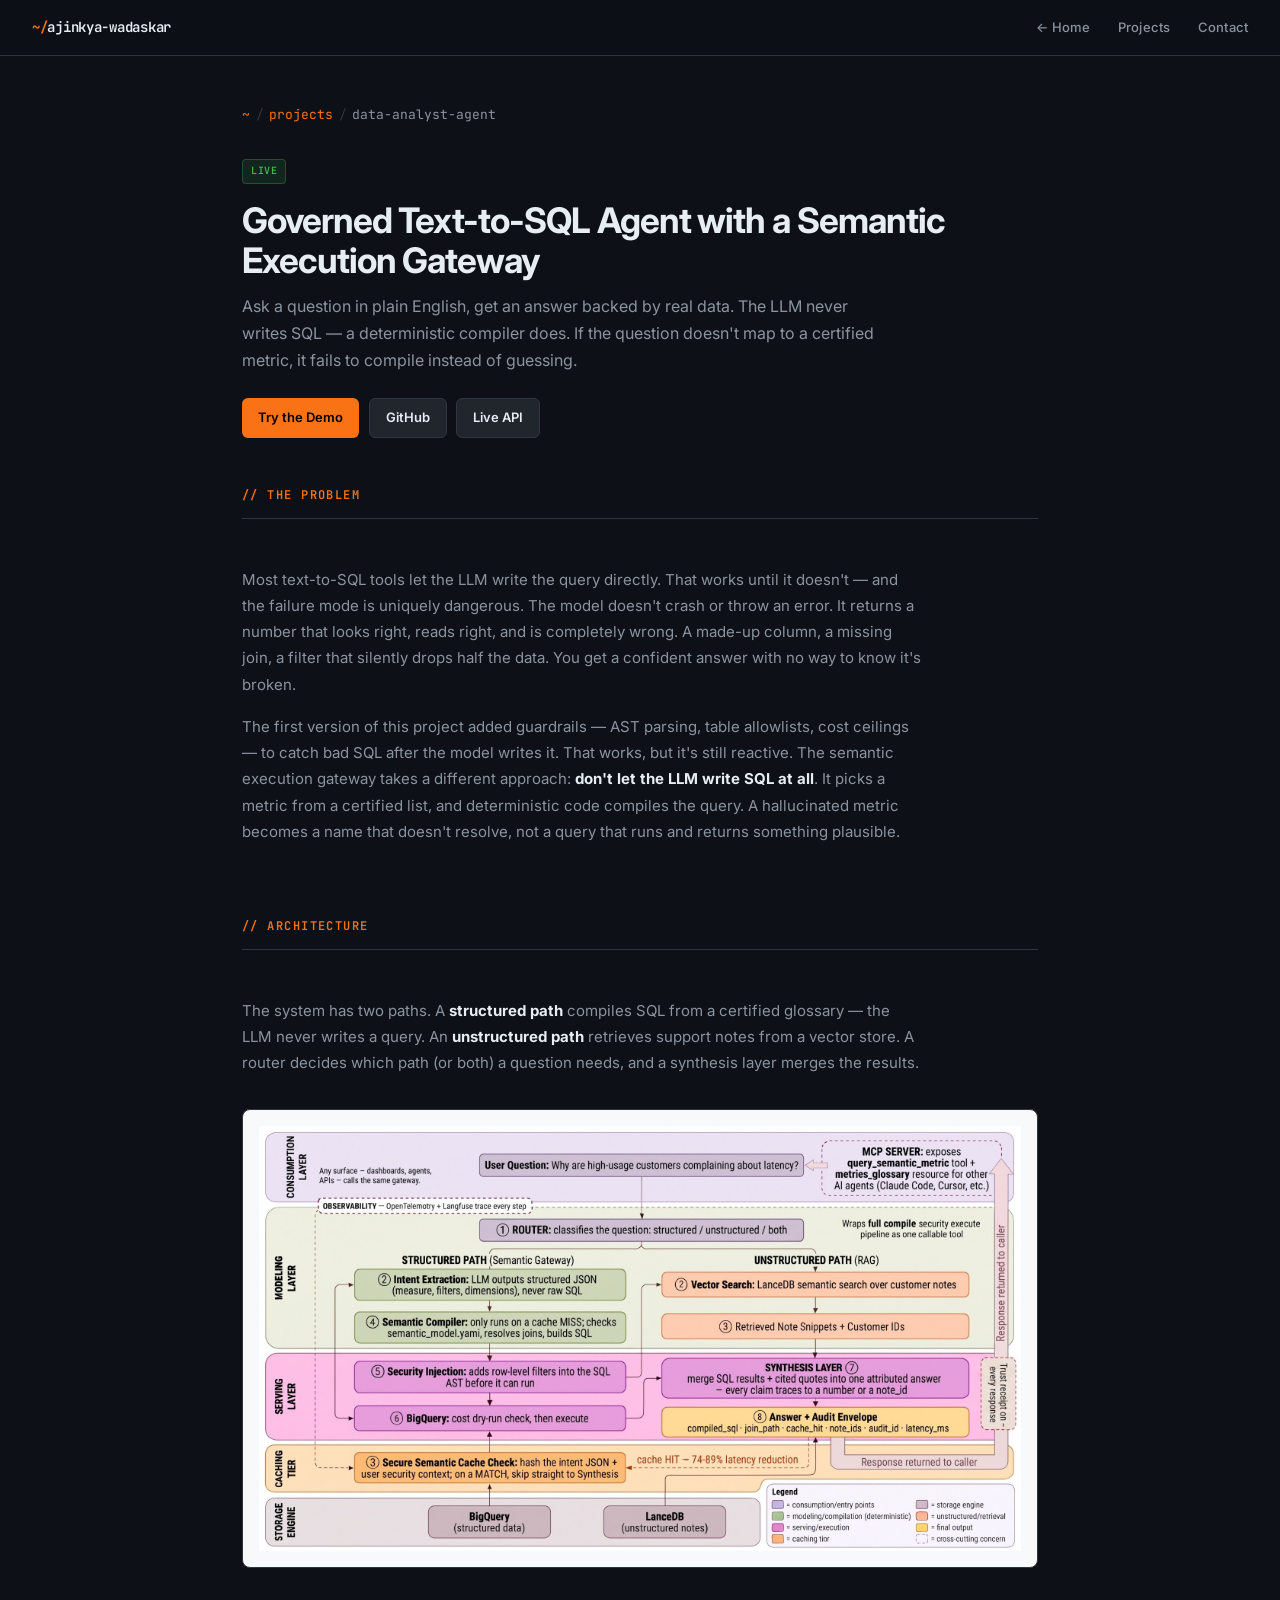
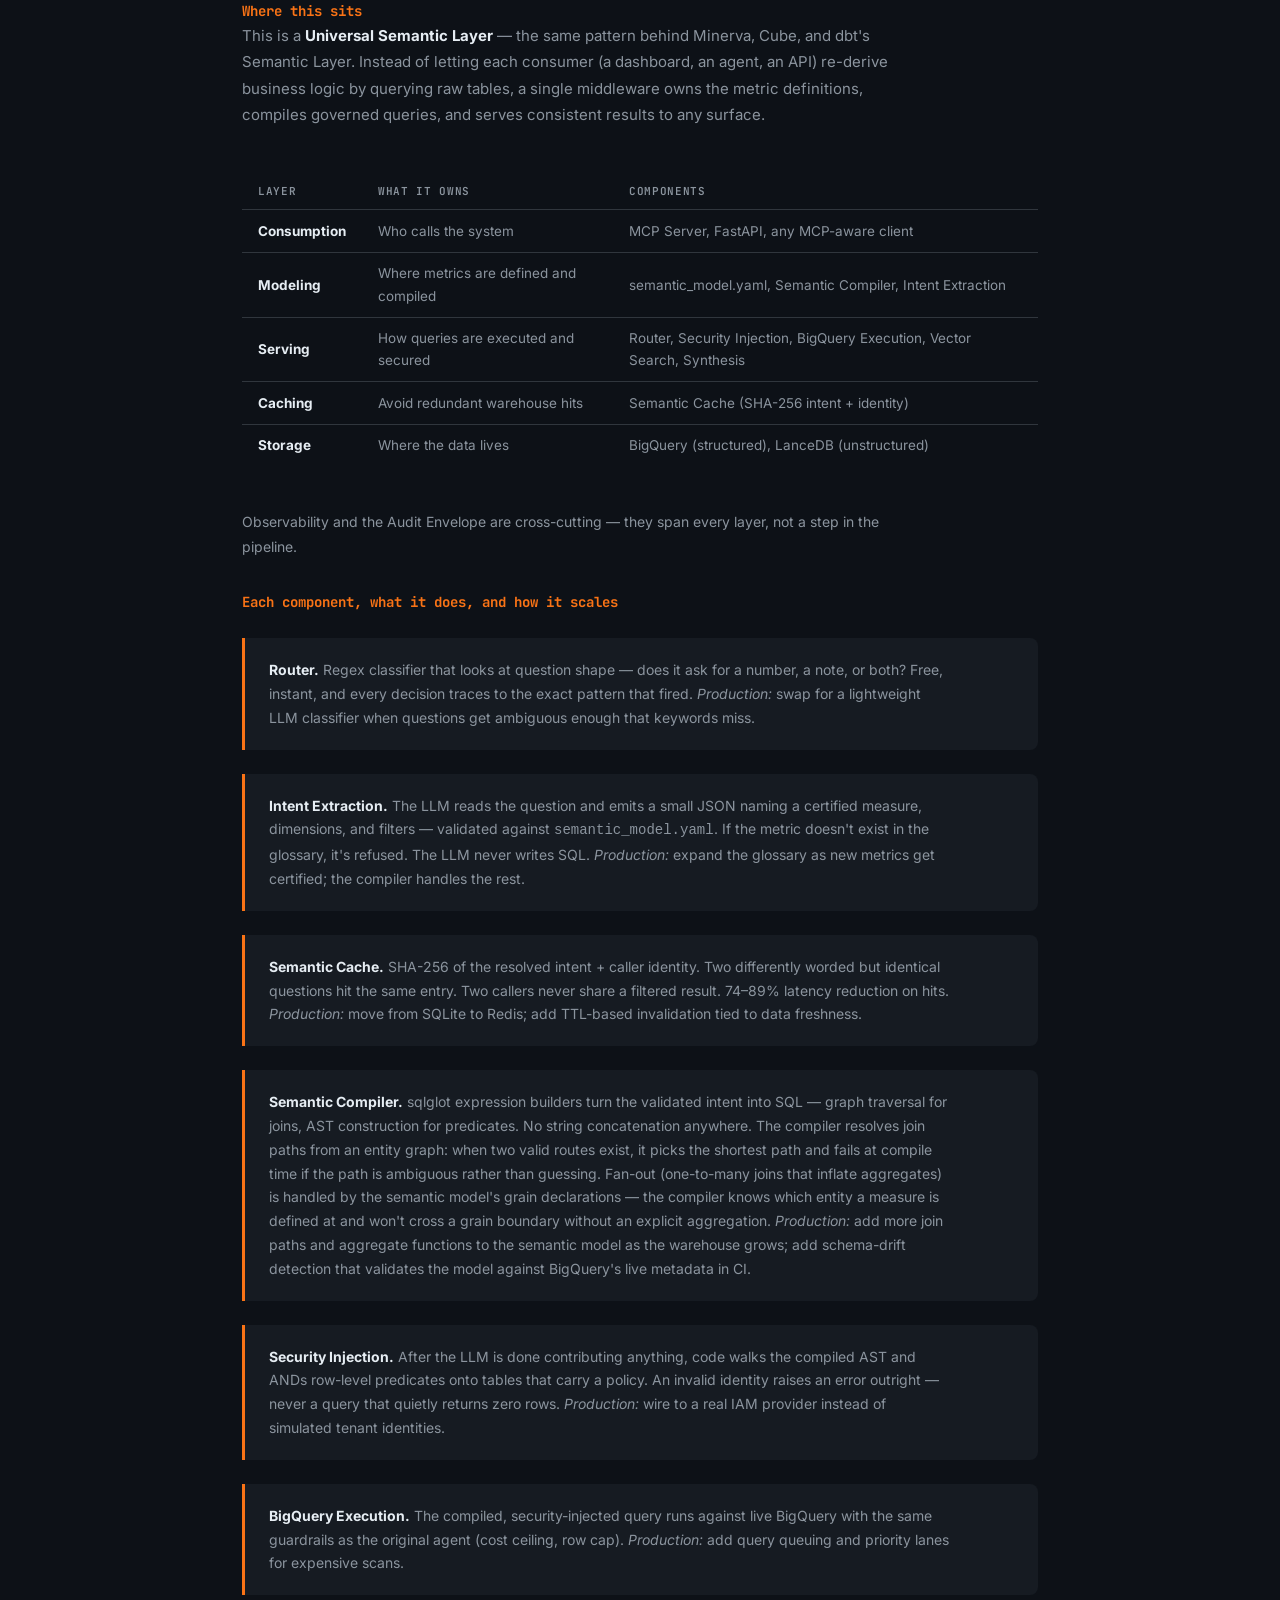
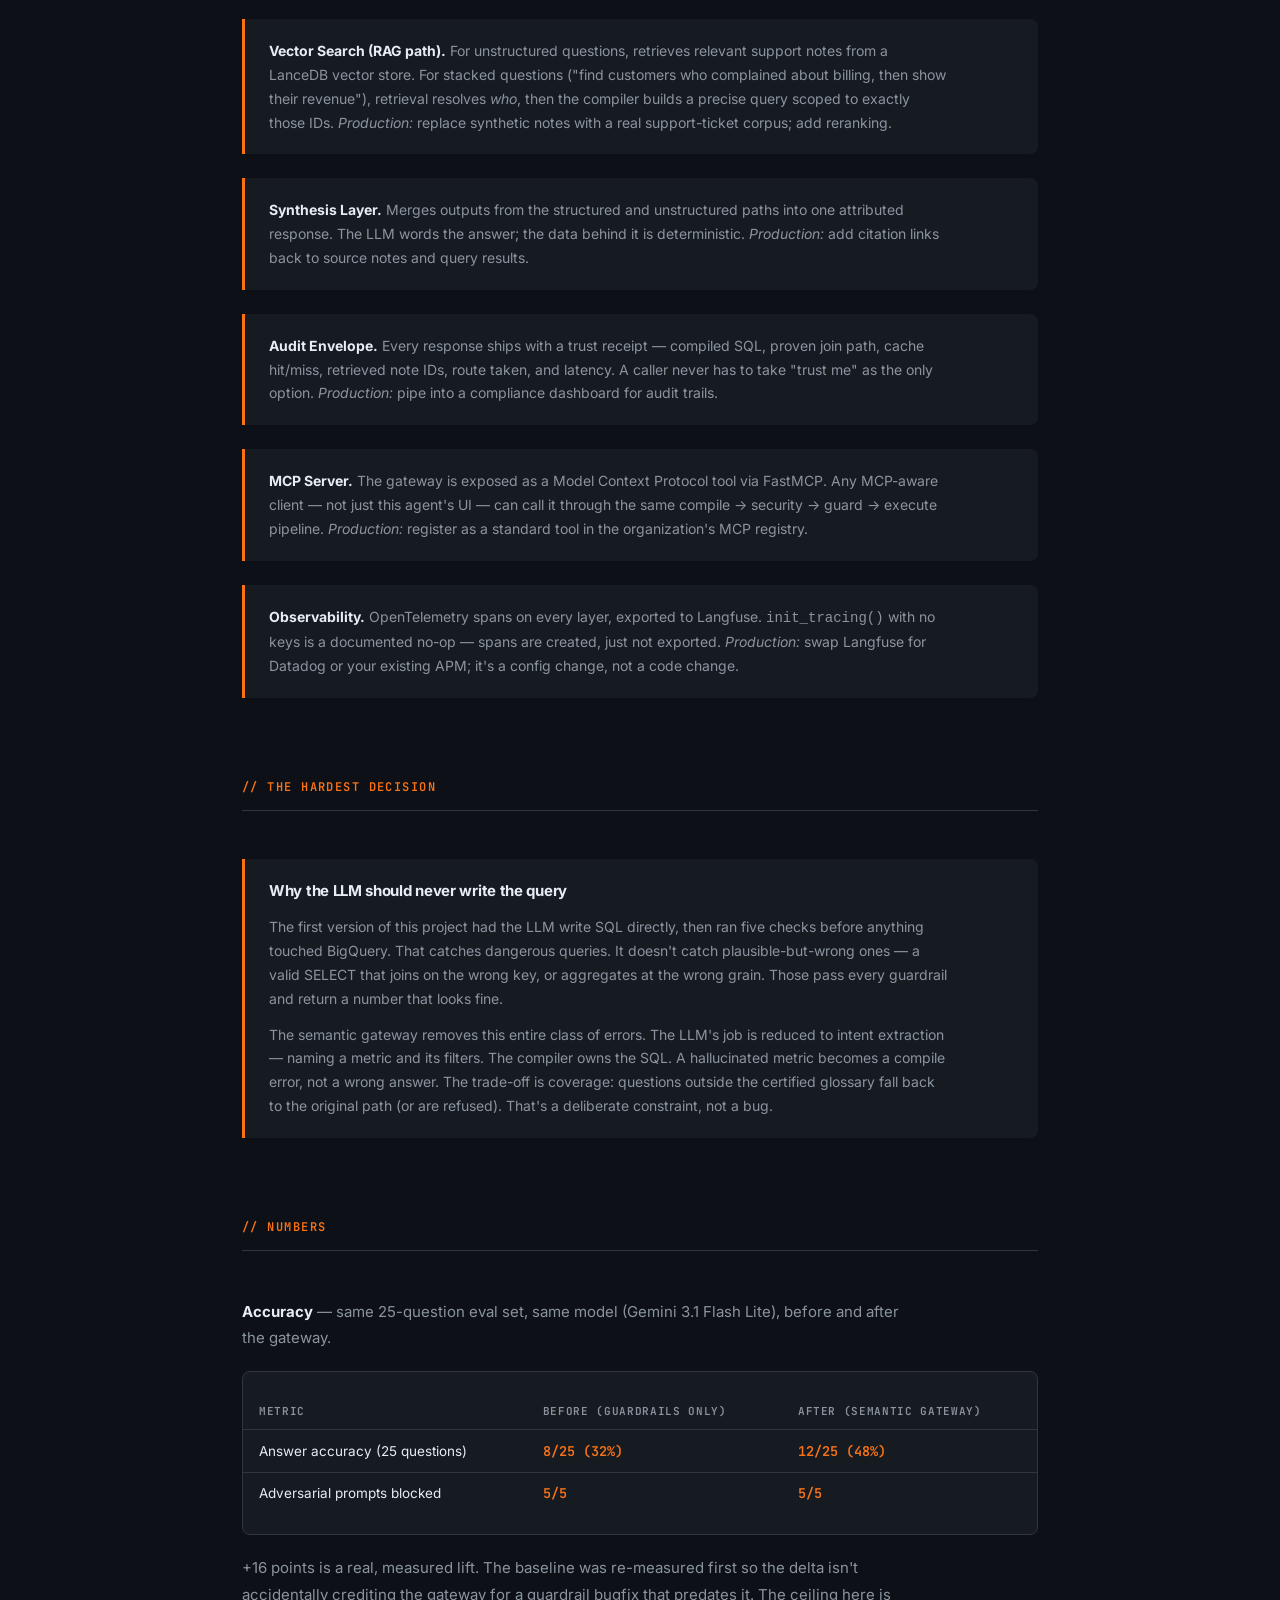
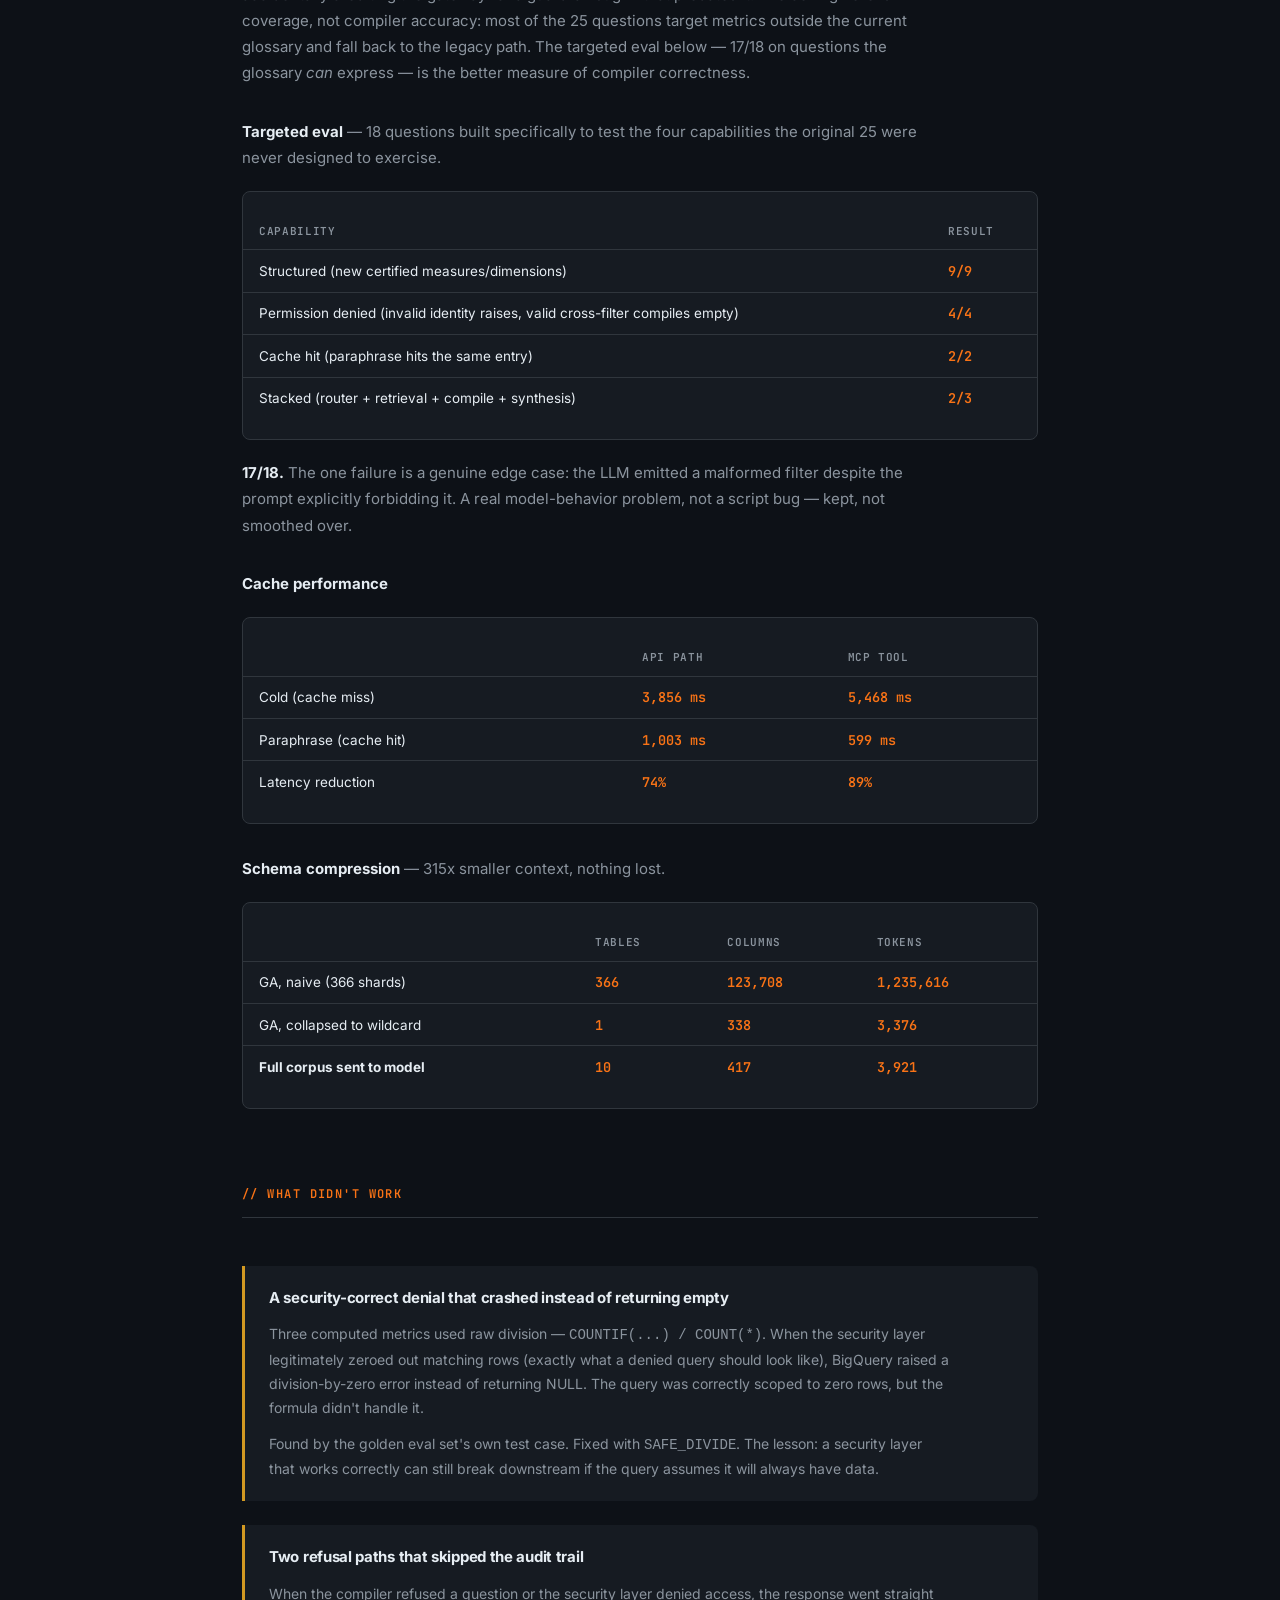
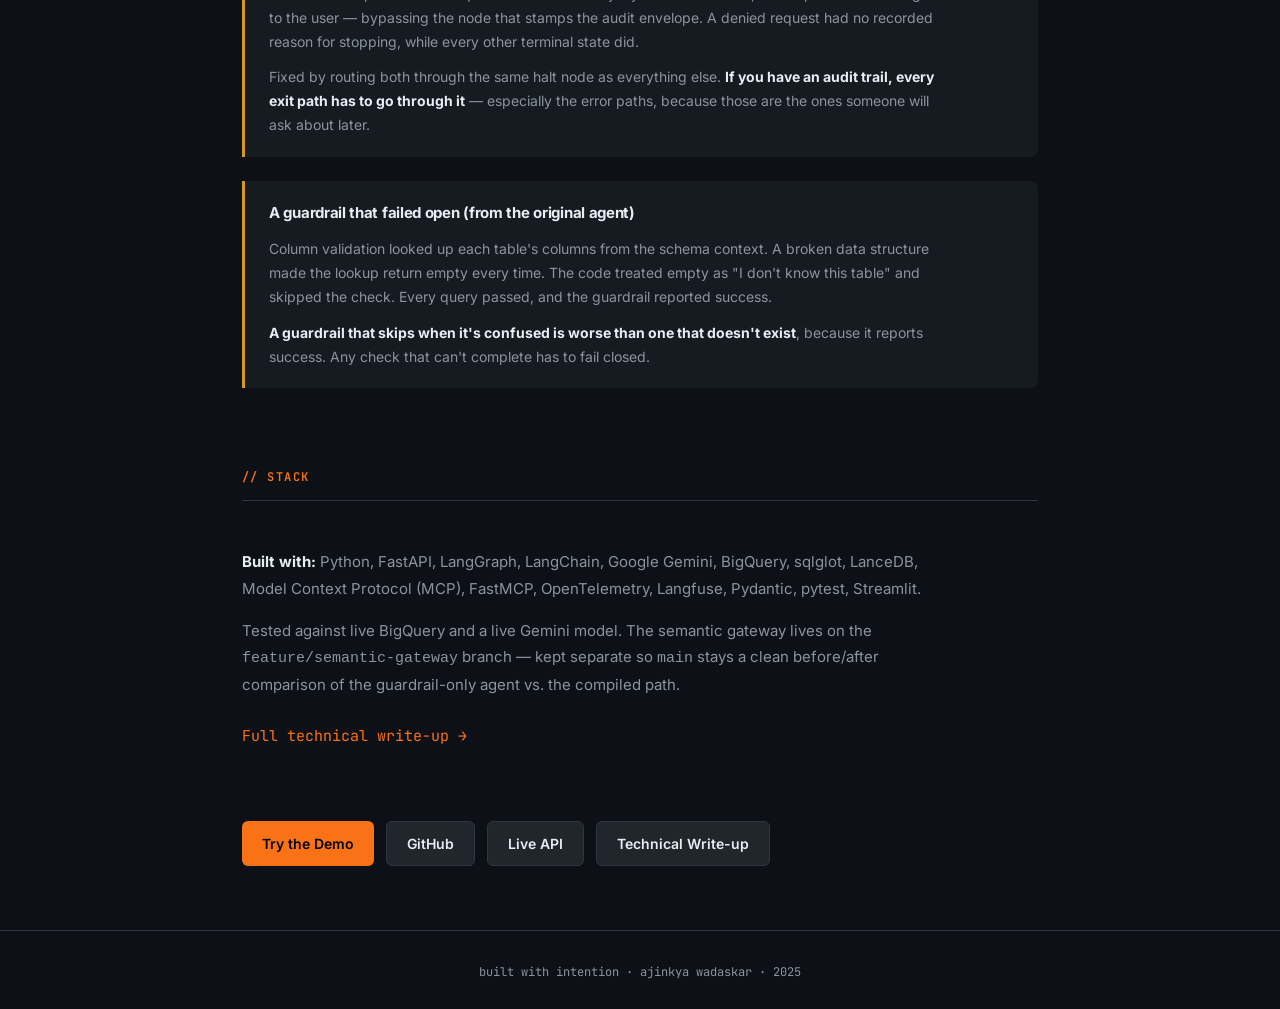
<file: projects/data-analyst-agent.html>
<!DOCTYPE html>
<html lang="en">
<head>
  <meta charset="UTF-8">
  <meta name="viewport" content="width=device-width, initial-scale=1.0">
  <title>Governed Text-to-SQL Agent — Ajinkya Wadaskar</title>
  <link rel="preconnect" href="https://fonts.googleapis.com">
  <link href="https://fonts.googleapis.com/css2?family=Inter:wght@300;400;500;600;700&family=JetBrains+Mono:wght@400;500;600&display=swap" rel="stylesheet">
  <link rel="stylesheet" href="/styles.css">

  <meta property="og:title" content="Governed Text-to-SQL Agent with a Semantic Execution Gateway — Ajinkya Wadaskar">
  <meta property="og:description" content="The LLM never writes SQL. It picks a metric from a certified list, a deterministic compiler builds the query, and an off-model question fails to compile. 32% → 48% accuracy, 17/18 on targeted evals.">
  <meta property="og:image" content="https://ajinkyawadaskar.github.io/og-preview-data-analyst-agent.png">
  <meta property="og:url" content="https://ajinkyawadaskar.github.io/projects/data-analyst-agent.html">
  <meta property="og:type" content="article">
  <meta name="twitter:card" content="summary_large_image">
</head>
<body>

<!-- NAV -->
<nav>
  <div class="nav-brand"><a href="/"><span>~/</span>ajinkya-wadaskar</a></div>
  <ul class="nav-links">
    <li><a href="/">← Home</a></li>
    <li><a href="/#projects">Projects</a></li>
    <li><a href="/#contact">Contact</a></li>
  </ul>
</nav>

<!-- HERO -->
<div class="case-hero">
  <div class="breadcrumb">
    <a href="/">~</a><span class="sep">/</span><a href="/#projects">projects</a><span class="sep">/</span>data-analyst-agent
  </div>

  <span class="badge badge-live">LIVE</span>
  <h1 class="case-title">Governed Text-to-SQL Agent with a Semantic Execution Gateway</h1>
  <p class="case-subtitle">
    Ask a question in plain English, get an answer backed by real data. The LLM never writes SQL — a deterministic compiler does. If the question doesn't map to a certified metric, it fails to compile instead of guessing.
  </p>

  <div class="cta-bar">
    <a href="https://streamlit-ui-production-bdba.up.railway.app" target="_blank" rel="noopener" class="btn btn-primary">Try the Demo</a>
    <a href="https://github.com/ajinkyawadaskar/data-analyst-agent" target="_blank" rel="noopener" class="btn btn-secondary">GitHub</a>
    <a href="https://data-analyst-agent-production-316b.up.railway.app/health" target="_blank" rel="noopener" class="btn btn-secondary">Live API</a>
  </div>
</div>

<!-- THE PROBLEM -->
<div class="case-section">
  <div class="section-label">// the problem</div>
  <hr class="divider">

  <p>
    Most text-to-SQL tools let the LLM write the query directly. That works until it doesn't — and the failure mode is uniquely dangerous. The model doesn't crash or throw an error. It returns a number that looks right, reads right, and is completely wrong. A made-up column, a missing join, a filter that silently drops half the data. You get a confident answer with no way to know it's broken.
  </p>
  <p>
    The first version of this project added guardrails — AST parsing, table allowlists, cost ceilings — to catch bad SQL after the model writes it. That works, but it's still reactive. The semantic execution gateway takes a different approach: <strong>don't let the LLM write SQL at all</strong>. It picks a metric from a certified list, and deterministic code compiles the query. A hallucinated metric becomes a name that doesn't resolve, not a query that runs and returns something plausible.
  </p>
</div>

<!-- ARCHITECTURE -->
<div class="case-section">
  <div class="section-label">// architecture</div>
  <hr class="divider">

  <p>The system has two paths. A <strong>structured path</strong> compiles SQL from a certified glossary — the LLM never writes a query. An <strong>unstructured path</strong> retrieves support notes from a vector store. A router decides which path (or both) a question needs, and a synthesis layer merges the results.</p>

  <div style="margin: 2rem 0; overflow-x: auto; background: #f8f9fa; border-radius: 8px; border: 1px solid var(--border); padding: 1rem;">
    <img src="/projects/semantic-gateway-architecture.jpg" alt="Governed Text-to-SQL architecture — structured path compiles SQL from a certified glossary, unstructured path retrieves from LanceDB, both merge in a synthesis layer with an audit envelope" style="width: 100%; max-width: 960px; display: block; margin: 0 auto;">
  </div>

  <h3 style="color: var(--accent); margin-top: 2rem; font-family: 'JetBrains Mono', monospace; font-size: 14px;">Where this sits</h3>

  <p>
    This is a <strong>Universal Semantic Layer</strong> — the same pattern behind Minerva, Cube, and dbt's Semantic Layer. Instead of letting each consumer (a dashboard, an agent, an API) re-derive business logic by querying raw tables, a single middleware owns the metric definitions, compiles governed queries, and serves consistent results to any surface.
  </p>

  <div style="overflow-x: auto; margin: 1.5rem 0;">
    <table class="numbers-table" style="min-width: 540px;">
      <thead>
        <tr>
          <th style="text-align: left;">Layer</th>
          <th style="text-align: left;">What it owns</th>
          <th style="text-align: left;">Components</th>
        </tr>
      </thead>
      <tbody>
        <tr>
          <td><strong>Consumption</strong></td>
          <td>Who calls the system</td>
          <td>MCP Server, FastAPI, any MCP-aware client</td>
        </tr>
        <tr>
          <td><strong>Modeling</strong></td>
          <td>Where metrics are defined and compiled</td>
          <td>semantic_model.yaml, Semantic Compiler, Intent Extraction</td>
        </tr>
        <tr>
          <td><strong>Serving</strong></td>
          <td>How queries are executed and secured</td>
          <td>Router, Security Injection, BigQuery Execution, Vector Search, Synthesis</td>
        </tr>
        <tr>
          <td><strong>Caching</strong></td>
          <td>Avoid redundant warehouse hits</td>
          <td>Semantic Cache (SHA-256 intent + identity)</td>
        </tr>
        <tr>
          <td><strong>Storage</strong></td>
          <td>Where the data lives</td>
          <td>BigQuery (structured), LanceDB (unstructured)</td>
        </tr>
      </tbody>
    </table>
  </div>

  <p style="color: var(--muted); font-size: 14px;">
    Observability and the Audit Envelope are cross-cutting — they span every layer, not a step in the pipeline.
  </p>

  <h3 style="color: var(--accent); margin-top: 2rem; font-family: 'JetBrains Mono', monospace; font-size: 14px;">Each component, what it does, and how it scales</h3>

  <div class="decision-block" style="margin-top: 1.5rem;">
    <p><strong>Router.</strong> Regex classifier that looks at question shape — does it ask for a number, a note, or both? Free, instant, and every decision traces to the exact pattern that fired. <em>Production:</em> swap for a lightweight LLM classifier when questions get ambiguous enough that keywords miss.</p>
  </div>

  <div class="decision-block" style="margin-top: 1rem;">
    <p><strong>Intent Extraction.</strong> The LLM reads the question and emits a small JSON naming a certified measure, dimensions, and filters — validated against <code>semantic_model.yaml</code>. If the metric doesn't exist in the glossary, it's refused. The LLM never writes SQL. <em>Production:</em> expand the glossary as new metrics get certified; the compiler handles the rest.</p>
  </div>

  <div class="decision-block" style="margin-top: 1rem;">
    <p><strong>Semantic Cache.</strong> SHA-256 of the resolved intent + caller identity. Two differently worded but identical questions hit the same entry. Two callers never share a filtered result. 74–89% latency reduction on hits. <em>Production:</em> move from SQLite to Redis; add TTL-based invalidation tied to data freshness.</p>
  </div>

  <div class="decision-block" style="margin-top: 1rem;">
    <p><strong>Semantic Compiler.</strong> sqlglot expression builders turn the validated intent into SQL — graph traversal for joins, AST construction for predicates. No string concatenation anywhere. The compiler resolves join paths from an entity graph: when two valid routes exist, it picks the shortest path and fails at compile time if the path is ambiguous rather than guessing. Fan-out (one-to-many joins that inflate aggregates) is handled by the semantic model's grain declarations — the compiler knows which entity a measure is defined at and won't cross a grain boundary without an explicit aggregation. <em>Production:</em> add more join paths and aggregate functions to the semantic model as the warehouse grows; add schema-drift detection that validates the model against BigQuery's live metadata in CI.</p>
  </div>

  <div class="decision-block" style="margin-top: 1rem;">
    <p><strong>Security Injection.</strong> After the LLM is done contributing anything, code walks the compiled AST and ANDs row-level predicates onto tables that carry a policy. An invalid identity raises an error outright — never a query that quietly returns zero rows. <em>Production:</em> wire to a real IAM provider instead of simulated tenant identities.</p>
  </div>

  <div class="decision-block" style="margin-top: 1rem;">
    <p><strong>BigQuery Execution.</strong> The compiled, security-injected query runs against live BigQuery with the same guardrails as the original agent (cost ceiling, row cap). <em>Production:</em> add query queuing and priority lanes for expensive scans.</p>
  </div>

  <div class="decision-block" style="margin-top: 1rem;">
    <p><strong>Vector Search (RAG path).</strong> For unstructured questions, retrieves relevant support notes from a LanceDB vector store. For stacked questions ("find customers who complained about billing, then show their revenue"), retrieval resolves <em>who</em>, then the compiler builds a precise query scoped to exactly those IDs. <em>Production:</em> replace synthetic notes with a real support-ticket corpus; add reranking.</p>
  </div>

  <div class="decision-block" style="margin-top: 1rem;">
    <p><strong>Synthesis Layer.</strong> Merges outputs from the structured and unstructured paths into one attributed response. The LLM words the answer; the data behind it is deterministic. <em>Production:</em> add citation links back to source notes and query results.</p>
  </div>

  <div class="decision-block" style="margin-top: 1rem;">
    <p><strong>Audit Envelope.</strong> Every response ships with a trust receipt — compiled SQL, proven join path, cache hit/miss, retrieved note IDs, route taken, and latency. A caller never has to take "trust me" as the only option. <em>Production:</em> pipe into a compliance dashboard for audit trails.</p>
  </div>

  <div class="decision-block" style="margin-top: 1rem;">
    <p><strong>MCP Server.</strong> The gateway is exposed as a Model Context Protocol tool via FastMCP. Any MCP-aware client — not just this agent's UI — can call it through the same compile → security → guard → execute pipeline. <em>Production:</em> register as a standard tool in the organization's MCP registry.</p>
  </div>

  <div class="decision-block" style="margin-top: 1rem;">
    <p><strong>Observability.</strong> OpenTelemetry spans on every layer, exported to Langfuse. <code>init_tracing()</code> with no keys is a documented no-op — spans are created, just not exported. <em>Production:</em> swap Langfuse for Datadog or your existing APM; it's a config change, not a code change.</p>
  </div>
</div>

<!-- THE HARDEST DECISION -->
<div class="case-section">
  <div class="section-label">// the hardest decision</div>
  <hr class="divider">

  <div class="decision-block">
    <h3>Why the LLM should never write the query</h3>
    <p>
      The first version of this project had the LLM write SQL directly, then ran five checks before anything touched BigQuery. That catches dangerous queries. It doesn't catch plausible-but-wrong ones — a valid SELECT that joins on the wrong key, or aggregates at the wrong grain. Those pass every guardrail and return a number that looks fine.
    </p>
    <p>
      The semantic gateway removes this entire class of errors. The LLM's job is reduced to intent extraction — naming a metric and its filters. The compiler owns the SQL. A hallucinated metric becomes a compile error, not a wrong answer. The trade-off is coverage: questions outside the certified glossary fall back to the original path (or are refused). That's a deliberate constraint, not a bug.
    </p>
  </div>
</div>

<!-- NUMBERS -->
<div class="case-section">
  <div class="section-label">// numbers</div>
  <hr class="divider">

  <p><strong>Accuracy</strong> — same 25-question eval set, same model (Gemini 3.1 Flash Lite), before and after the gateway.</p>

  <div class="numbers-table-wrap">
    <table class="numbers-table">
      <thead>
        <tr><th>Metric</th><th>Before (guardrails only)</th><th>After (semantic gateway)</th></tr>
      </thead>
      <tbody>
        <tr><td>Answer accuracy (25 questions)</td><td class="num">8/25 (32%)</td><td class="num">12/25 (48%)</td></tr>
        <tr><td>Adversarial prompts blocked</td><td class="num">5/5</td><td class="num">5/5</td></tr>
      </tbody>
    </table>
  </div>

  <p>+16 points is a real, measured lift. The baseline was re-measured first so the delta isn't accidentally crediting the gateway for a guardrail bugfix that predates it. The ceiling here is coverage, not compiler accuracy: most of the 25 questions target metrics outside the current glossary and fall back to the legacy path. The targeted eval below — 17/18 on questions the glossary <em>can</em> express — is the better measure of compiler correctness.</p>

  <p style="margin-top: 2rem;"><strong>Targeted eval</strong> — 18 questions built specifically to test the four capabilities the original 25 were never designed to exercise.</p>

  <div class="numbers-table-wrap">
    <table class="numbers-table">
      <thead>
        <tr><th>Capability</th><th>Result</th></tr>
      </thead>
      <tbody>
        <tr><td>Structured (new certified measures/dimensions)</td><td class="num">9/9</td></tr>
        <tr><td>Permission denied (invalid identity raises, valid cross-filter compiles empty)</td><td class="num">4/4</td></tr>
        <tr><td>Cache hit (paraphrase hits the same entry)</td><td class="num">2/2</td></tr>
        <tr><td>Stacked (router + retrieval + compile + synthesis)</td><td class="num">2/3</td></tr>
      </tbody>
    </table>
  </div>

  <p><strong>17/18.</strong> The one failure is a genuine edge case: the LLM emitted a malformed filter despite the prompt explicitly forbidding it. A real model-behavior problem, not a script bug — kept, not smoothed over.</p>

  <p style="margin-top: 2rem;"><strong>Cache performance</strong></p>

  <div class="numbers-table-wrap">
    <table class="numbers-table">
      <thead>
        <tr><th></th><th>API path</th><th>MCP tool</th></tr>
      </thead>
      <tbody>
        <tr><td>Cold (cache miss)</td><td class="num">3,856 ms</td><td class="num">5,468 ms</td></tr>
        <tr><td>Paraphrase (cache hit)</td><td class="num">1,003 ms</td><td class="num">599 ms</td></tr>
        <tr><td>Latency reduction</td><td class="num">74%</td><td class="num">89%</td></tr>
      </tbody>
    </table>
  </div>

  <p style="margin-top: 2rem;"><strong>Schema compression</strong> — 315x smaller context, nothing lost.</p>

  <div class="numbers-table-wrap">
    <table class="numbers-table">
      <thead>
        <tr><th></th><th>Tables</th><th>Columns</th><th>Tokens</th></tr>
      </thead>
      <tbody>
        <tr><td>GA, naive (366 shards)</td><td class="num">366</td><td class="num">123,708</td><td class="num">1,235,616</td></tr>
        <tr><td>GA, collapsed to wildcard</td><td class="num">1</td><td class="num">338</td><td class="num">3,376</td></tr>
        <tr><td><strong>Full corpus sent to model</strong></td><td class="num">10</td><td class="num">417</td><td class="num">3,921</td></tr>
      </tbody>
    </table>
  </div>
</div>

<!-- WHAT DIDN'T WORK -->
<div class="case-section">
  <div class="section-label">// what didn't work</div>
  <hr class="divider">

  <div class="failure-block">
    <h3>A security-correct denial that crashed instead of returning empty</h3>
    <p>
      Three computed metrics used raw division — <code>COUNTIF(...) / COUNT(*)</code>. When the security layer legitimately zeroed out matching rows (exactly what a denied query should look like), BigQuery raised a division-by-zero error instead of returning NULL. The query was correctly scoped to zero rows, but the formula didn't handle it.
    </p>
    <p>
      Found by the golden eval set's own test case. Fixed with <code>SAFE_DIVIDE</code>. The lesson: a security layer that works correctly can still break downstream if the query assumes it will always have data.
    </p>
  </div>

  <div class="failure-block" style="margin-top: 1.5rem;">
    <h3>Two refusal paths that skipped the audit trail</h3>
    <p>
      When the compiler refused a question or the security layer denied access, the response went straight to the user — bypassing the node that stamps the audit envelope. A denied request had no recorded reason for stopping, while every other terminal state did.
    </p>
    <p>
      Fixed by routing both through the same halt node as everything else. <strong>If you have an audit trail, every exit path has to go through it</strong> — especially the error paths, because those are the ones someone will ask about later.
    </p>
  </div>

  <div class="failure-block" style="margin-top: 1.5rem;">
    <h3>A guardrail that failed open (from the original agent)</h3>
    <p>
      Column validation looked up each table's columns from the schema context. A broken data structure made the lookup return empty every time. The code treated empty as "I don't know this table" and skipped the check. Every query passed, and the guardrail reported success.
    </p>
    <p>
      <strong>A guardrail that skips when it's confused is worse than one that doesn't exist</strong>, because it reports success. Any check that can't complete has to fail closed.
    </p>
  </div>
</div>

<!-- STACK -->
<div class="case-section">
  <div class="section-label">// stack</div>
  <hr class="divider">

  <p><strong>Built with:</strong> Python, FastAPI, LangGraph, LangChain, Google Gemini, BigQuery, sqlglot, LanceDB, Model Context Protocol (MCP), FastMCP, OpenTelemetry, Langfuse, Pydantic, pytest, Streamlit.</p>

  <p style="margin-top: 1rem;">
    Tested against live BigQuery and a live Gemini model. The semantic gateway lives on the <code>feature/semantic-gateway</code> branch — kept separate so <code>main</code> stays a clean before/after comparison of the guardrail-only agent vs. the compiled path.
  </p>

  <p style="margin-top: 1.5rem;">
    <a href="https://github.com/ajinkyawadaskar/data-analyst-agent/blob/feature/semantic-gateway/docs/semantic-gateway.md" target="_blank" rel="noopener" class="read-more" style="font-size: 15px;">Full technical write-up →</a>
  </p>
</div>

<!-- LINKS -->
<div class="bottom-links">
  <a href="https://streamlit-ui-production-bdba.up.railway.app" target="_blank" rel="noopener" class="btn btn-primary">Try the Demo</a>
  <a href="https://github.com/ajinkyawadaskar/data-analyst-agent" target="_blank" rel="noopener" class="btn btn-secondary">GitHub</a>
  <a href="https://data-analyst-agent-production-316b.up.railway.app/health" target="_blank" rel="noopener" class="btn btn-secondary">Live API</a>
  <a href="https://github.com/ajinkyawadaskar/data-analyst-agent/blob/feature/semantic-gateway/docs/semantic-gateway.md" target="_blank" rel="noopener" class="btn btn-secondary">Technical Write-up</a>
</div>

<footer>
  <span>built with intention · ajinkya wadaskar · 2025</span>
</footer>

</body>
</html>
</file>
<file: styles.css>
*, *::before, *::after { box-sizing: border-box; margin: 0; padding: 0; }

:root {
  --bg:        #0D1117;
  --surface:   #161B22;
  --surface2:  #21262D;
  --border:    #30363D;
  --accent:    #F97316;
  --accent-dim:#7C3913;
  --green:     #3FB950;
  --amber:     #D29922;
  --blue:      #388BFD;
  --text:      #E6EDF3;
  --muted:     #8B949E;
  --mono: 'JetBrains Mono', monospace;
  --sans: 'Inter', sans-serif;
}

html { scroll-behavior: smooth; }

body {
  background: var(--bg);
  color: var(--text);
  font-family: var(--sans);
  font-size: 15px;
  line-height: 1.65;
  -webkit-font-smoothing: antialiased;
}

a { color: var(--accent); text-decoration: none; }
a:hover { text-decoration: underline; }

/* NAV */
nav {
  position: fixed;
  top: 0; left: 0; right: 0;
  z-index: 100;
  background: rgba(13,17,23,0.88);
  backdrop-filter: blur(12px);
  border-bottom: 1px solid var(--border);
  padding: 0 2rem;
  display: flex;
  align-items: center;
  justify-content: space-between;
  height: 56px;
}
.nav-brand {
  font-family: var(--mono);
  font-size: 14px;
  font-weight: 600;
  color: var(--text);
  letter-spacing: -0.02em;
}
.nav-brand a { color: var(--text); }
.nav-brand a:hover { text-decoration: none; }
.nav-brand span { color: var(--accent); }
.nav-links {
  display: flex;
  gap: 1.75rem;
  list-style: none;
}
.nav-links a {
  color: var(--muted);
  font-size: 13px;
  font-weight: 500;
  letter-spacing: 0.01em;
  transition: color 0.15s;
}
.nav-links a:hover { color: var(--text); text-decoration: none; }

/* SECTIONS */
section { max-width: 860px; margin: 0 auto; padding: 5rem 2rem; }

/* HERO */
#hero {
  min-height: 100vh;
  display: flex;
  align-items: center;
  padding-top: 56px;
}
.hero-inner { width: 100%; }

.terminal {
  background: var(--surface);
  border: 1px solid var(--border);
  border-radius: 10px;
  overflow: hidden;
  margin-bottom: 2.5rem;
  font-family: var(--mono);
  font-size: 13.5px;
}
.terminal-bar {
  background: var(--surface2);
  border-bottom: 1px solid var(--border);
  padding: 10px 16px;
  display: flex;
  align-items: center;
  gap: 8px;
}
.dot { width: 12px; height: 12px; border-radius: 50%; }
.dot-r { background: #FF5F57; }
.dot-y { background: #FEBC2E; }
.dot-g { background: #28C840; }
.terminal-title {
  flex: 1;
  text-align: center;
  font-size: 12px;
  color: var(--muted);
  margin-left: -60px;
}
.terminal-body { padding: 1.25rem 1.5rem; line-height: 1.9; }
.t-prompt { color: var(--accent); }
.t-cmd { color: var(--text); }
.t-out { color: var(--muted); }
.t-out em { color: var(--green); font-style: normal; }
.t-out .hi { color: var(--accent); }
.t-line { display: block; }
.cursor {
  display: inline-block;
  width: 8px;
  height: 14px;
  background: var(--accent);
  vertical-align: middle;
  animation: blink 1.1s step-end infinite;
}
@keyframes blink { 0%,100%{opacity:1} 50%{opacity:0} }

.hero-sub {
  display: flex;
  flex-direction: column;
  gap: 1rem;
}
.hero-name {
  font-family: var(--mono);
  font-size: clamp(2rem, 5vw, 3.2rem);
  font-weight: 600;
  letter-spacing: -0.04em;
  line-height: 1.1;
  color: var(--text);
}
.hero-name span { color: var(--accent); }
.hero-tagline {
  font-size: 17px;
  color: var(--muted);
  max-width: 560px;
  line-height: 1.6;
}
.hero-ctas {
  display: flex;
  gap: 0.75rem;
  flex-wrap: wrap;
  margin-top: 0.5rem;
}
.btn {
  display: inline-flex;
  align-items: center;
  gap: 7px;
  padding: 10px 20px;
  border-radius: 6px;
  font-size: 14px;
  font-weight: 600;
  cursor: pointer;
  transition: all 0.15s;
  border: none;
  text-decoration: none;
}
.btn-primary {
  background: var(--accent);
  color: #000;
}
.btn-primary:hover { background: #fb8c3a; text-decoration: none; }
.btn-secondary {
  background: var(--surface2);
  color: var(--text);
  border: 1px solid var(--border);
}
.btn-secondary:hover { background: var(--border); text-decoration: none; }

/* SECTION HEADERS */
.section-label {
  font-family: var(--mono);
  font-size: 12px;
  font-weight: 600;
  letter-spacing: 0.12em;
  text-transform: uppercase;
  color: var(--accent);
  margin-bottom: 0.5rem;
}
.section-title {
  font-size: 26px;
  font-weight: 700;
  letter-spacing: -0.03em;
  margin-bottom: 2.5rem;
  color: var(--text);
}
.divider {
  border: none;
  border-top: 1px solid var(--border);
  margin-bottom: 3rem;
}

/* ABOUT */
#about p {
  font-size: 16px;
  color: var(--muted);
  max-width: 680px;
  margin-bottom: 1.25rem;
  line-height: 1.8;
}
#about p strong { color: var(--text); }

.metrics-row {
  display: grid;
  grid-template-columns: repeat(auto-fit, minmax(160px, 1fr));
  gap: 1rem;
  margin-top: 2rem;
}
.metric-card {
  background: var(--surface);
  border: 1px solid var(--border);
  border-radius: 8px;
  padding: 1.25rem 1.25rem 1rem;
}
.metric-num {
  font-family: var(--mono);
  font-size: 28px;
  font-weight: 600;
  color: var(--accent);
  line-height: 1;
  margin-bottom: 4px;
}
.metric-desc {
  font-size: 12px;
  color: var(--muted);
  line-height: 1.4;
}

/* PROJECTS */
.projects-grid {
  display: grid;
  grid-template-columns: repeat(auto-fit, minmax(360px, 1fr));
  gap: 1.25rem;
}
.project-card {
  background: var(--surface);
  border: 1px solid var(--border);
  border-radius: 10px;
  padding: 1.5rem;
  display: flex;
  flex-direction: column;
  gap: 0.75rem;
  transition: border-color 0.15s;
}
.project-card:hover { border-color: var(--accent); }
.project-top {
  display: flex;
  align-items: flex-start;
  justify-content: space-between;
  gap: 1rem;
}
.project-icon {
  font-size: 22px;
  line-height: 1;
}
.badge {
  font-family: var(--mono);
  font-size: 10px;
  font-weight: 600;
  letter-spacing: 0.06em;
  padding: 3px 8px;
  border-radius: 4px;
  white-space: nowrap;
}
.badge-prod   { background: rgba(63,185,80,0.12); color: var(--green); border: 1px solid rgba(63,185,80,0.3); }
.badge-wip    { background: rgba(210,153,34,0.12); color: var(--amber); border: 1px solid rgba(210,153,34,0.3); }
.badge-live   { background: rgba(63,185,80,0.12); color: var(--green); border: 1px solid rgba(63,185,80,0.3); }
.project-name {
  font-size: 16px;
  font-weight: 700;
  color: var(--text);
  letter-spacing: -0.02em;
}
.project-desc {
  font-size: 13.5px;
  color: var(--muted);
  line-height: 1.65;
  flex: 1;
}
.tech-chips {
  display: flex;
  flex-wrap: wrap;
  gap: 6px;
}
.chip {
  font-family: var(--mono);
  font-size: 11px;
  background: var(--surface2);
  border: 1px solid var(--border);
  border-radius: 4px;
  padding: 2px 8px;
  color: var(--muted);
}
.project-links {
  display: flex;
  gap: 0.6rem;
  flex-wrap: wrap;
  margin-top: 0.25rem;
}
.link-btn {
  font-size: 12px;
  font-weight: 600;
  padding: 5px 12px;
  border-radius: 5px;
  background: var(--surface2);
  border: 1px solid var(--border);
  color: var(--muted);
  transition: all 0.15s;
}
.link-btn:hover { color: var(--text); border-color: var(--muted); text-decoration: none; }
.link-btn.gh { color: var(--text); }
.link-btn.primary {
  background: var(--accent);
  color: #000;
  border-color: var(--accent);
}
.link-btn.primary:hover { background: #fb8c3a; border-color: #fb8c3a; }
.link-btn.demo {
  color: var(--green);
  border-color: rgba(63,185,80,0.3);
}
.link-btn.demo:hover { border-color: var(--green); }

/* EXPERIENCE */
.exp-list { display: flex; flex-direction: column; gap: 2rem; }
.exp-item {
  display: grid;
  grid-template-columns: 3px 1fr;
  gap: 0 1.5rem;
  position: relative;
}
.exp-line {
  background: var(--border);
  border-radius: 2px;
  position: relative;
}
.exp-line::before {
  content: '';
  position: absolute;
  top: 6px; left: 50%;
  transform: translateX(-50%);
  width: 10px; height: 10px;
  border-radius: 50%;
  background: var(--accent);
  box-shadow: 0 0 0 3px var(--bg);
}
.exp-header {
  display: flex;
  align-items: baseline;
  justify-content: space-between;
  flex-wrap: wrap;
  gap: 0.25rem;
  margin-bottom: 0.25rem;
}
.exp-company {
  font-weight: 700;
  font-size: 16px;
  letter-spacing: -0.02em;
}
.exp-period {
  font-family: var(--mono);
  font-size: 12px;
  color: var(--muted);
}
.exp-role {
  font-size: 13px;
  color: var(--accent);
  font-weight: 600;
  margin-bottom: 0.75rem;
}
.exp-bullets {
  list-style: none;
  display: flex;
  flex-direction: column;
  gap: 0.45rem;
}
.exp-bullets li {
  font-size: 13.5px;
  color: var(--muted);
  padding-left: 1.1rem;
  position: relative;
  line-height: 1.6;
}
.exp-bullets li::before {
  content: '\25B8';
  position: absolute;
  left: 0;
  color: var(--accent);
  font-size: 11px;
  top: 3px;
}
.exp-bullets li strong { color: var(--text); }

/* SKILLS */
.skills-grid {
  display: grid;
  grid-template-columns: 1fr 1fr;
  gap: 1rem;
}
.skill-group {
  background: var(--surface);
  border: 1px solid var(--border);
  border-radius: 8px;
  padding: 1.25rem;
}
.skill-label {
  font-family: var(--mono);
  font-size: 11px;
  font-weight: 600;
  color: var(--accent);
  text-transform: uppercase;
  letter-spacing: 0.5px;
  margin-bottom: 0.75rem;
}
.skill-chips { display: flex; flex-wrap: wrap; gap: 6px; }
.skill-chip {
  font-size: 12px;
  padding: 4px 10px;
  border-radius: 4px;
  background: var(--surface2);
  border: 1px solid var(--border);
  color: var(--muted);
  display: inline-flex;
  align-items: center;
  gap: 5px;
  transition: border-color 0.2s, box-shadow 0.2s, color 0.2s;
}
.skill-chip:hover {
  border-color: var(--accent);
  color: var(--text);
  box-shadow: 0 0 8px rgba(249,115,22,0.15);
}
.skill-chip .skill-icon {
  width: 14px;
  height: 14px;
  flex-shrink: 0;
  display: inline-block;
  vertical-align: middle;
}
.skill-icon-sprite { display: none; }

/* CONTACT */
#contact {
  border-top: 1px solid var(--border);
}
.contact-grid {
  display: grid;
  grid-template-columns: 1fr 1fr;
  gap: 1rem;
}
.contact-card {
  background: var(--surface);
  border: 1px solid var(--border);
  border-radius: 8px;
  padding: 1.25rem;
  display: flex;
  align-items: center;
  gap: 1rem;
  transition: border-color 0.15s;
  text-decoration: none;
}
.contact-card:hover { border-color: var(--accent); text-decoration: none; }
.contact-icon { font-size: 22px; }
.contact-label {
  font-size: 12px;
  color: var(--muted);
  margin-bottom: 2px;
}
.contact-value {
  font-size: 14px;
  font-weight: 600;
  color: var(--text);
}

/* FOOTER */
footer {
  text-align: center;
  padding: 2rem;
  font-family: var(--mono);
  font-size: 12px;
  color: var(--muted);
  border-top: 1px solid var(--border);
}

/* READ MORE LINK */
.read-more {
  font-family: var(--mono);
  font-size: 12px;
  color: var(--accent);
  white-space: nowrap;
}

/* ===== SUB-PAGE COMPONENTS ===== */

/* BREADCRUMB */
.breadcrumb {
  font-family: var(--mono);
  font-size: 13px;
  color: var(--muted);
  margin-bottom: 2rem;
}
.breadcrumb a { color: var(--accent); }
.breadcrumb a:hover { text-decoration: underline; }
.breadcrumb .sep { color: var(--border); margin: 0 0.35rem; }

/* CASE STUDY HERO */
.case-hero {
  max-width: 860px;
  margin: 0 auto;
  padding: 6.5rem 2rem 3rem;
}
.case-hero .badge {
  display: inline-block;
  margin-bottom: 1rem;
}
.case-title {
  font-size: clamp(1.5rem, 4vw, 2.2rem);
  font-weight: 700;
  letter-spacing: -0.03em;
  line-height: 1.15;
  color: var(--text);
  margin-bottom: 0.75rem;
}
.case-subtitle {
  font-size: 16px;
  color: var(--muted);
  max-width: 640px;
  line-height: 1.7;
  margin-bottom: 1.5rem;
}

/* CTA BAR */
.cta-bar {
  display: flex;
  gap: 0.6rem;
  flex-wrap: wrap;
}
.cta-bar .btn { font-size: 13px; padding: 8px 16px; }

/* CASE STUDY SECTIONS */
.case-section {
  max-width: 860px;
  margin: 0 auto;
  padding: 0 2rem 3.5rem;
}
.case-section .section-label { margin-bottom: 0.75rem; }
.case-section p {
  font-size: 15px;
  color: var(--muted);
  line-height: 1.75;
  max-width: 680px;
  margin-bottom: 1rem;
}
.case-section p strong { color: var(--text); }

/* DECISION BLOCK */
.decision-block {
  border-left: 3px solid var(--accent);
  padding: 1.25rem 1.5rem;
  background: var(--surface);
  border-radius: 0 8px 8px 0;
  margin: 1.5rem 0;
}
.decision-block h3 {
  font-size: 15px;
  font-weight: 700;
  color: var(--text);
  margin-bottom: 0.75rem;
  letter-spacing: -0.02em;
}
.decision-block p {
  font-size: 14px;
  color: var(--muted);
  line-height: 1.7;
  margin-bottom: 0.75rem;
}
.decision-block p:last-child { margin-bottom: 0; }

/* FAILURE BLOCK */
.failure-block {
  border-left: 3px solid var(--amber);
  padding: 1.25rem 1.5rem;
  background: var(--surface);
  border-radius: 0 8px 8px 0;
  margin: 1.5rem 0;
}
.failure-block h3 {
  font-size: 15px;
  font-weight: 700;
  color: var(--text);
  margin-bottom: 0.75rem;
  letter-spacing: -0.02em;
}
.failure-block p {
  font-size: 14px;
  color: var(--muted);
  line-height: 1.7;
  margin-bottom: 0.75rem;
}
.failure-block p:last-child { margin-bottom: 0; }

/* NUMBERS TABLE */
.numbers-table {
  width: 100%;
  border-collapse: collapse;
  margin: 1.25rem 0;
  font-size: 13.5px;
}
.numbers-table th {
  text-align: left;
  font-family: var(--mono);
  font-size: 11px;
  font-weight: 600;
  letter-spacing: 0.06em;
  text-transform: uppercase;
  color: var(--muted);
  padding: 0.6rem 1rem;
  border-bottom: 1px solid var(--border);
}
.numbers-table td {
  padding: 0.6rem 1rem;
  border-bottom: 1px solid var(--border);
  color: var(--muted);
}
.numbers-table td:first-child { color: var(--text); }
.numbers-table td.num {
  font-family: var(--mono);
  font-weight: 600;
  color: var(--accent);
}
.numbers-table td.pass { color: var(--green); }
.numbers-table td.block { color: #FF6B6B; }
.numbers-table tr:last-child td { border-bottom: none; }
.numbers-table-wrap {
  background: var(--surface);
  border: 1px solid var(--border);
  border-radius: 8px;
  overflow-x: auto;
  margin: 1.25rem 0;
}

/* MERMAID */
.mermaid-container {
  background: var(--surface);
  border: 1px solid var(--border);
  border-radius: 10px;
  padding: 2rem 1.5rem;
  margin: 1.5rem 0;
  overflow-x: auto;
}

/* CAVEAT LIST */
.caveats {
  list-style: none;
  margin: 1rem 0;
}
.caveats li {
  font-size: 14px;
  color: var(--muted);
  line-height: 1.7;
  padding: 0.5rem 0 0.5rem 1.1rem;
  position: relative;
  border-bottom: 1px solid var(--border);
}
.caveats li:last-child { border-bottom: none; }
.caveats li::before {
  content: '\25B8';
  position: absolute;
  left: 0;
  color: var(--amber);
  font-size: 11px;
  top: 0.65rem;
}
.caveats li strong { color: var(--text); }

/* EXPERIENCE WRITEUP */
.writeup-section {
  max-width: 860px;
  margin: 0 auto;
  padding: 0 2rem 3rem;
}
.writeup-section p {
  font-size: 15px;
  color: var(--muted);
  line-height: 1.75;
  max-width: 680px;
  margin-bottom: 1rem;
}
.writeup-section p strong { color: var(--text); }
.writeup-section ul {
  list-style: none;
  margin: 1rem 0;
}
.writeup-section ul li {
  font-size: 14px;
  color: var(--muted);
  line-height: 1.7;
  padding-left: 1.1rem;
  position: relative;
  margin-bottom: 0.4rem;
}
.writeup-section ul li::before {
  content: '\25B8';
  position: absolute;
  left: 0;
  color: var(--accent);
  font-size: 11px;
  top: 4px;
}
.writeup-section ul li strong { color: var(--text); }

.disclaimer {
  font-family: var(--mono);
  font-size: 12px;
  color: var(--muted);
  padding: 1rem 1.25rem;
  background: var(--surface);
  border: 1px solid var(--border);
  border-radius: 8px;
  margin-top: 2rem;
}

/* CASE STUDY BOTTOM LINKS */
.bottom-links {
  max-width: 860px;
  margin: 0 auto;
  padding: 0 2rem 4rem;
  display: flex;
  gap: 0.75rem;
  flex-wrap: wrap;
}

/* RESPONSIVE */
@media (max-width: 640px) {
  nav { padding: 0 1rem; }
  .nav-links { gap: 1rem; }
  section { padding: 3.5rem 1.25rem; }
  .projects-grid { grid-template-columns: 1fr; }
  .skills-grid { grid-template-columns: 1fr; }
  .skill-group { padding: 1rem; }
  .contact-grid { grid-template-columns: 1fr; }
  .hero-name { font-size: 2rem; }
  .case-hero { padding: 5.5rem 1.25rem 2rem; }
  .case-section { padding: 0 1.25rem 2.5rem; }
  .bottom-links { padding: 0 1.25rem 3rem; }
  .writeup-section { padding: 0 1.25rem 2.5rem; }
  .mermaid-container { padding: 1rem; }
}
</file>
